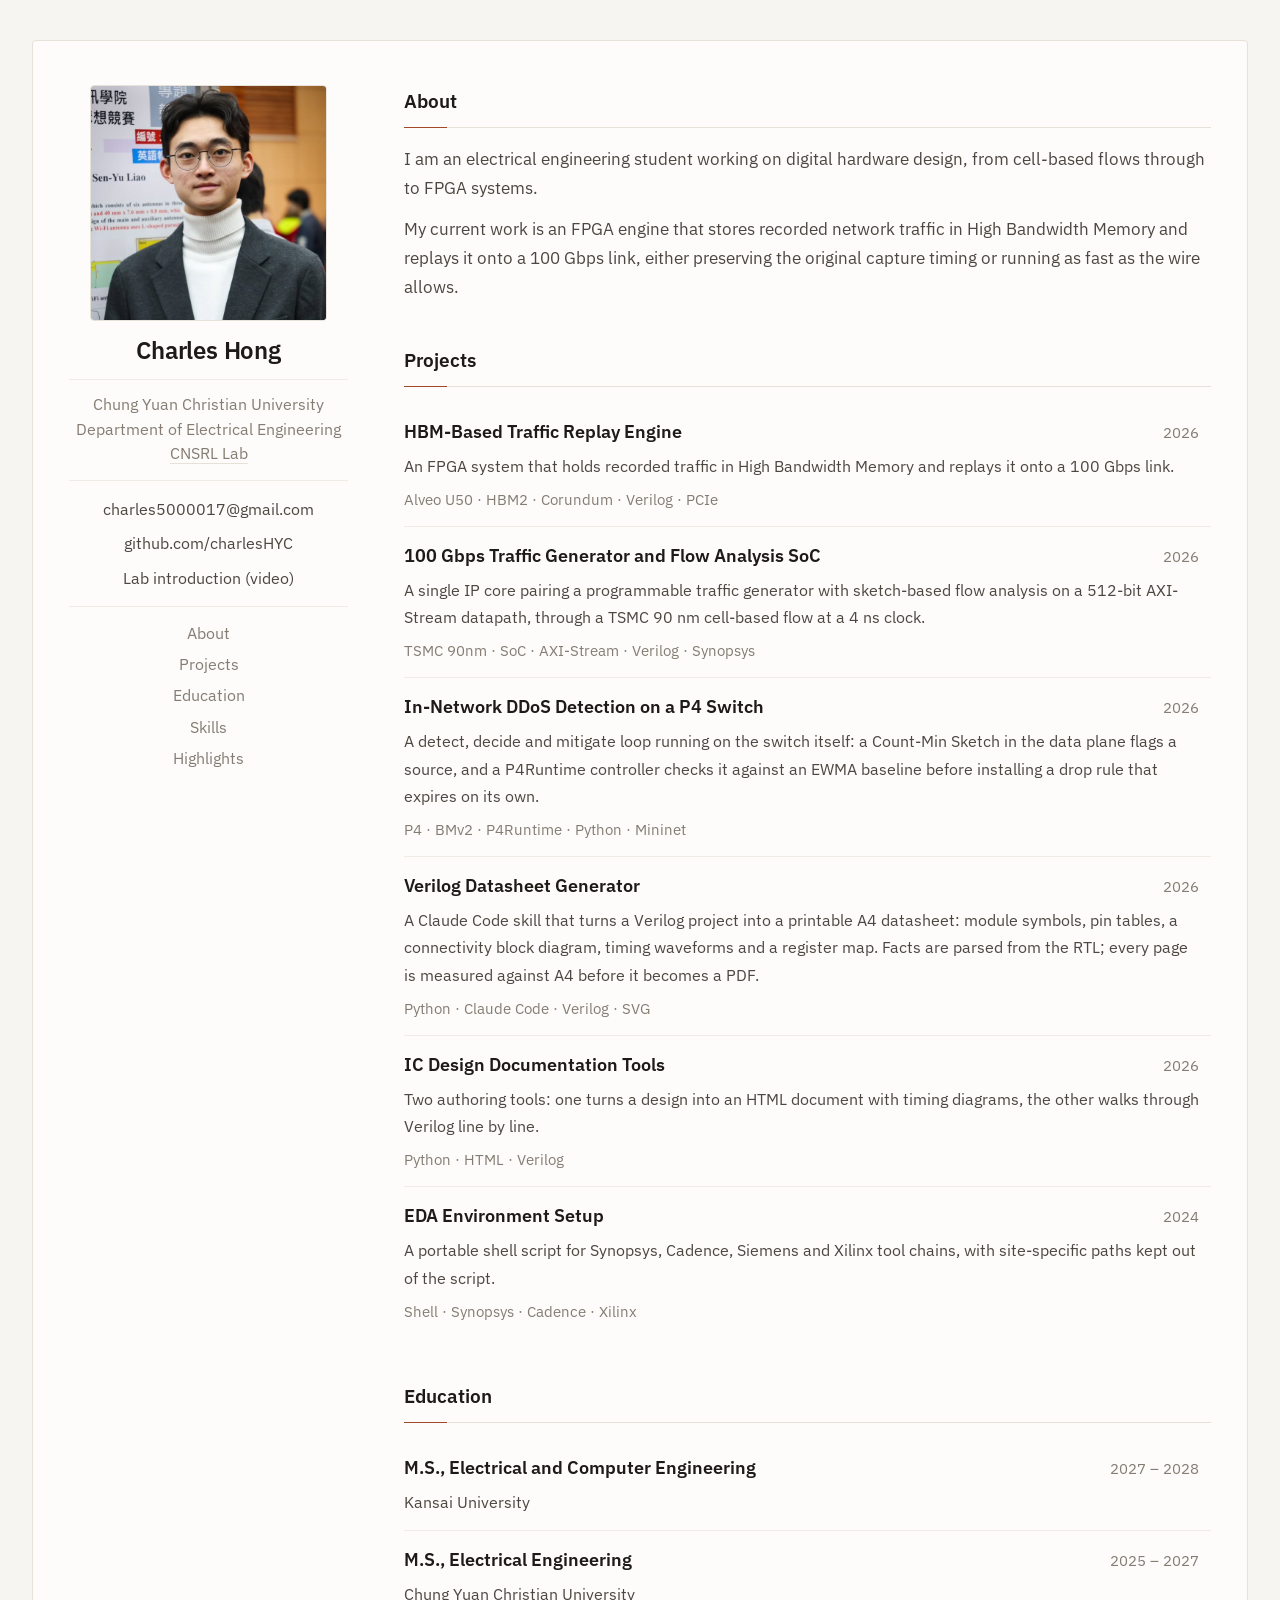
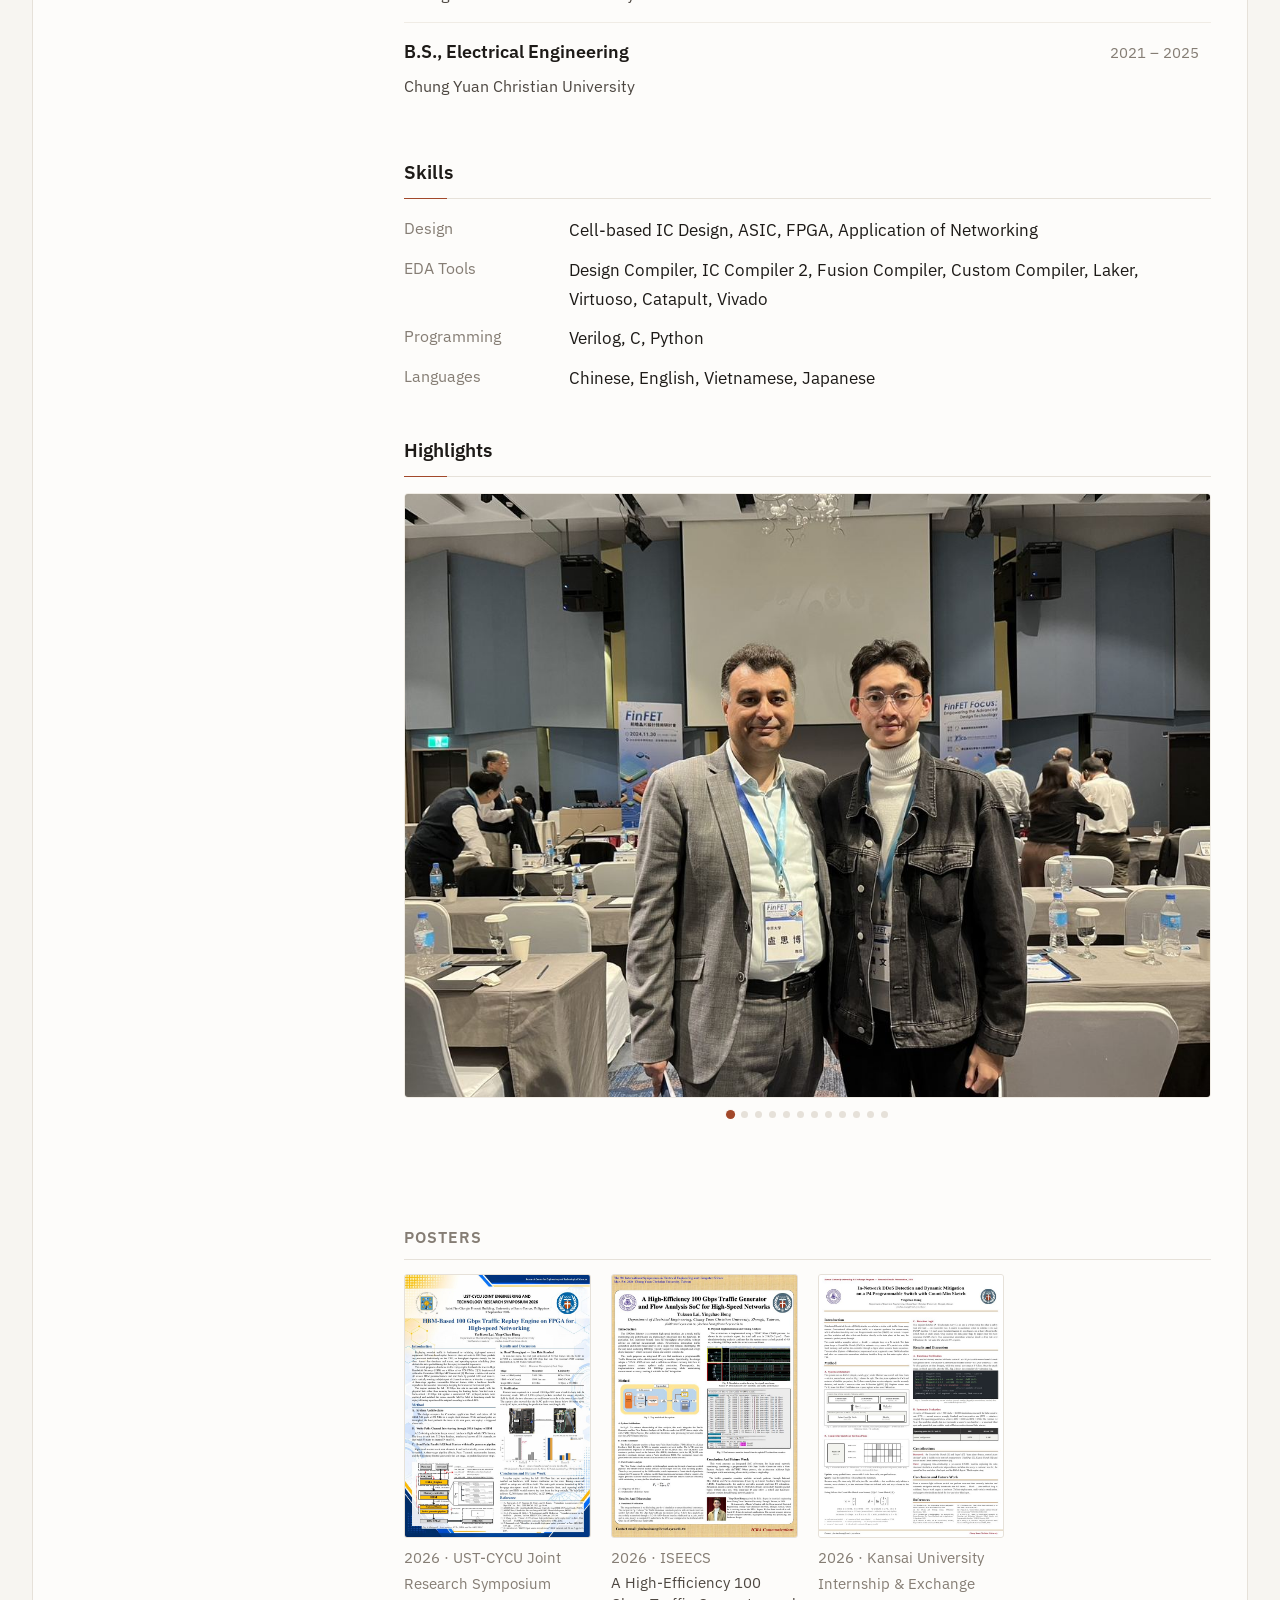
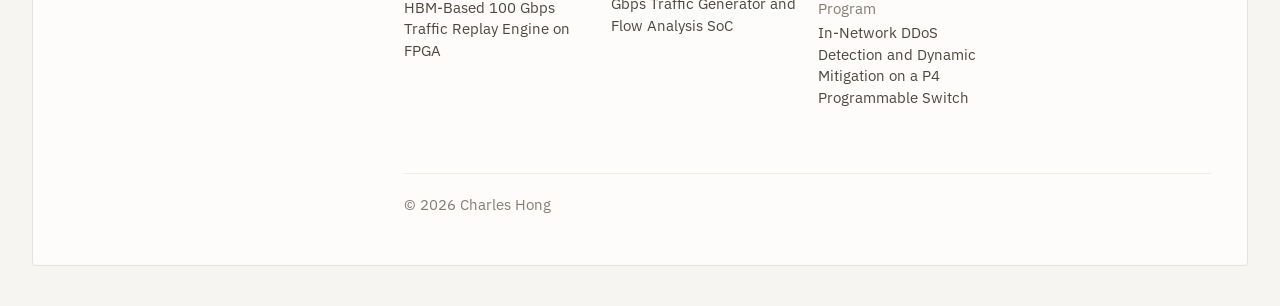
<file: index.html>
<!DOCTYPE html>
<html lang="en">
<head>
  <meta charset="UTF-8" />
  <meta name="viewport" content="width=device-width, initial-scale=1.0" />
  <meta name="description" content="Charles Hong - electrical engineer working in cell-based IC design, FPGA and high-speed networking." />
  <title>Charles Hong</title>
  <link rel="icon" href="favicon.svg" type="image/svg+xml" />
  <link rel="icon" href="favicon-32.png" sizes="32x32" />
  <link rel="apple-touch-icon" href="apple-touch-icon.png" />

  <!-- Shared links show a card instead of a bare URL. -->
  <meta property="og:type" content="profile" />
  <meta property="og:title" content="Charles Hong" />
  <meta property="og:description" content="Electrical engineering student working on digital hardware design, from cell-based flows through to FPGA systems." />
  <meta property="og:url" content="https://charleshyc.github.io/my-simple-website/" />
  <meta property="og:image" content="https://charleshyc.github.io/my-simple-website/images/avatar.jpg" />
  <meta property="og:image:width" content="640" />
  <meta property="og:image:height" content="640" />
  <meta name="twitter:card" content="summary" />

  <link rel="preconnect" href="https://fonts.googleapis.com" />
  <link rel="preconnect" href="https://fonts.gstatic.com" crossorigin />
  <link href="https://fonts.googleapis.com/css2?family=IBM+Plex+Sans:wght@400;500;600&display=swap" rel="stylesheet" />
  <style>
    :root {
      --bg:      #f7f5f1;
      --paper:   #fdfcfa;
      --ink:     #1d1a17;
      --ink-2:   #4d4741;
      --ink-3:   #857d74;
      --rule:    #e6e1d9;
      --rule-2:  #f0ece5;
      --accent:  #a2482a;
      --hover:   #f6f3ed;

      /* One family, one restrained size scale. Everything on the page is a
         step on this ladder, so nothing looks arbitrarily large or small. */
      --t-name: 1.32rem;
      --t-h2:   1.06rem;
      --t-h3:   1rem;
      --t-body: .95rem;
      --t-sm:   .88rem;
      --t-xs:   .81rem;
    }

    * { box-sizing: border-box; margin: 0; padding: 0; }
    html { font-size: 18px; scroll-behavior: smooth; }

    body {
      background: var(--bg);
      color: var(--ink);
      font-family: "IBM Plex Sans", -apple-system, BlinkMacSystemFont, "Segoe UI",
                   "PingFang TC", "Noto Sans TC", sans-serif;
      font-size: var(--t-body);
      line-height: 1.72;
      -webkit-font-smoothing: antialiased;
    }

    a { color: inherit; text-decoration: none; }
    ::selection { background: #ecd9d1; color: var(--ink); }
    img { max-width: 100%; display: block; }

    /* ---------- shell: profile column on the left, content on the right ---------- */
    /* Profile column on the left, content filling the rest. The content is
       capped so the measure stays readable on a wide monitor; the slack that
       leaves on the right is where the poster column will go. */
    .shell {
      width: min(1760px, calc(100% - 64px));
      /* Biased towards the left rather than centred, so the page sits where the
         eye starts instead of drifting right on a wide monitor. */
      margin-inline: max(32px, calc((100vw - 1760px) * 0.34)) auto;
      margin-block: 40px;
      display: grid;
      grid-template-columns: 15.5rem minmax(0, 54rem) 16rem;
      gap: 56px;
      align-items: start;
      /* The content sits on a sheet with a hairline edge, so the page reads as
         a single object rather than text floating on the window. */
      background: var(--paper);
      border: 1px solid var(--rule);
      border-radius: 4px;
      padding: 48px 44px 56px;
    }


    /* The profile column is centred on itself: a small portrait with the name
       directly beneath it, which is how a personal page introduces someone. */
    .side { position: sticky; top: 40px; text-align: center; }

    .avatar {
      width: 13.125rem;
      height: 13.125rem;
      object-fit: cover;
      border-radius: 4px;
      border: 1px solid var(--rule);
      background: var(--hover);
      margin: 0 auto;
    }

    .name {
      font-size: var(--t-name);
      font-weight: 600;
      letter-spacing: -.01em;
      line-height: 1.3;
      margin-top: 15px;
    }


    .affil {
      font-size: var(--t-sm);
      color: var(--ink-3);
      line-height: 1.55;
      margin-top: 12px;
      padding-top: 12px;
      border-top: 1px solid var(--rule-2);
    }

    /* A link inside the grey affiliation block needs a visible affordance, so it
       carries a hairline underline that picks up the accent on hover. */
    .affil a {
      border-bottom: 1px solid var(--rule);
      transition: color .18s, border-color .18s;
    }

    .affil a:hover { color: var(--accent); border-bottom-color: var(--accent); }

    .side-links {
      list-style: none;
      margin-top: 14px;
      padding-top: 13px;
      border-top: 1px solid var(--rule-2);
    }

    .side-links li { margin-bottom: 5px; }

    .side-links a {
      font-size: var(--t-sm);
      color: var(--ink-2);
      border-bottom: 1px solid transparent;
      transition: color .18s, border-color .18s;
    }

    .side-links a:hover { color: var(--accent); border-bottom-color: var(--accent); }

    /* Section jump links. The column is sticky, so these stay reachable at any
       scroll position. */
    .side-nav {
      display: flex;
      flex-direction: column;
      gap: 4px;
      margin-top: 14px;
      padding-top: 13px;
      border-top: 1px solid var(--rule-2);
    }

    .side-nav a {
      font-size: var(--t-sm);
      color: var(--ink-3);
      transition: color .18s;
    }

    .side-nav a:hover { color: var(--accent); }

    /* ---------- content ---------- */
    .block { margin-bottom: 42px; scroll-margin-top: 32px; }

    .block h2 {
      position: relative;
      font-size: var(--t-h2);
      font-weight: 600;
      padding-bottom: 9px;
      border-bottom: 1px solid var(--rule);
      margin-bottom: 16px;
    }

    /* The rule under each heading starts in the accent and hands over to the
       hairline, so the colour appears at rest rather than only on hover. */
    .block h2::after {
      content: "";
      position: absolute;
      left: 0;
      bottom: -1px;
      width: 2.4rem;
      height: 1px;
      background: var(--accent);
    }

    .block p { color: var(--ink-2); }
    .block p + p { margin-top: 11px; }

    /* ---------- entries ---------- */
    .entry {
      display: block;
      padding: 14px 12px 14px 0;
      border-bottom: 1px solid var(--rule-2);
      transition: background .18s;
    }

    a.entry:hover { background: var(--hover); }
    .entry:last-child { border-bottom: 0; }

    .entry-top {
      display: flex;
      align-items: baseline;
      justify-content: space-between;
      gap: 14px;
    }

    .entry-name { font-size: var(--t-h3); font-weight: 600; transition: color .18s; }

    a.entry:hover .entry-name { color: var(--accent); }

    .entry-year { font-size: var(--t-xs); color: var(--ink-3); white-space: nowrap; }

    .entry-note {
      display: block;
      color: var(--ink-2);
      font-size: var(--t-sm);
      margin-top: 5px;
    }

    .entry-tags {
      display: block;
      font-size: var(--t-xs);
      color: var(--ink-3);
      margin-top: 7px;
    }

    /* ---------- two-column facts ---------- */
    .rows { display: grid; gap: 10px; }
    .row { display: grid; grid-template-columns: 8.25rem 1fr; gap: 16px; }
    .row dt { font-size: var(--t-sm); color: var(--ink-3); }
    .row dd { font-size: var(--t-body); }

    /* ---------- highlights ---------- */
    /* Two stacked frames cross-fade into each other, so only the picture on
       screen and the one after it are ever fetched. The set mixes landscape
       and portrait shots, so the image is contained rather than cropped. */
    .stage {
      position: relative;
      aspect-ratio: 4 / 3;
      background: var(--hover);
      border: 1px solid var(--rule-2);
      border-radius: 4px;
      overflow: hidden;
    }

    .stage img {
      position: absolute;
      inset: 0;
      width: 100%;
      height: 100%;
      object-fit: contain;
      opacity: 0;
      transition: opacity .55s ease;
    }

    .stage img.is-on { opacity: 1; }

    .dots {
      display: flex;
      justify-content: center;
      gap: 7px;
      margin-top: 13px;
    }

    .dot {
      width: 7px;
      height: 7px;
      padding: 0;
      border: 0;
      border-radius: 50%;
      background: var(--rule);
      cursor: pointer;
      transition: background .2s, transform .2s;
    }

    .dot.is-on { background: var(--accent); transform: scale(1.3); }

    footer {
      grid-column: 2;
      margin-top: 8px;
      padding-top: 18px;
      border-top: 1px solid var(--rule-2);
      font-size: var(--t-xs);
      color: var(--ink-3);
    }

    @media (prefers-reduced-motion: reduce) {
      html { scroll-behavior: auto; }
      .stage img { transition: none; }
    }

    /* ---------- responsive ---------- */

    /* ---------- posters ---------- */
    .posters { position: sticky; top: 40px; }

    .posters h2 {
      font-size: var(--t-sm);
      letter-spacing: .06em;
      text-transform: uppercase;
      color: var(--ink-3);
      font-weight: 600;
      margin-bottom: 14px;
      padding-bottom: 8px;
      border-bottom: 1px solid var(--rule);
    }

    .poster {
      display: block;
      padding-bottom: 22px;
      margin-bottom: 22px;
      border-bottom: 3px solid var(--rule);
    }
    .poster:last-child { padding-bottom: 0; margin-bottom: 0; border-bottom: 0; }

    /* A poster is portrait; reserving the ratio keeps the column from jumping
       about while the thumbnails load. */
    .poster img {
      width: 100%;
      aspect-ratio: 1 / 1.414;
      object-fit: cover;
      object-position: top center;
      border: 1px solid var(--rule);
      border-radius: 3px;
      background: var(--hover);
      transition: border-color .18s;
    }
    .poster:hover img { border-color: var(--ink-3); }

    .poster-year { font-size: var(--t-xs); color: var(--ink-3); margin-top: 7px; }
    .poster-topic {
      font-size: var(--t-xs);
      color: var(--ink-2);
      line-height: 1.5;
      margin-top: 1px;
    }
    .poster:hover .poster-topic { color: var(--accent); }

    /* ---------- full-size viewer ---------- */
    .lightbox {
      position: fixed; inset: 0; z-index: 50;
      display: none; align-items: center; justify-content: center;
      background: rgba(20, 18, 16, .88);
      padding: 32px;
      cursor: zoom-out;
    }
    .lightbox[open] { display: flex; }
    .lightbox img {
      max-width: 100%; max-height: 100%;
      object-fit: contain;
      border-radius: 2px;
      box-shadow: 0 8px 40px rgba(0,0,0,.4);
    }
    .lightbox-caption {
      position: absolute; left: 0; right: 0; bottom: 14px;
      text-align: center; color: #efeae2; font-size: var(--t-xs);
    }

    /* Too narrow for three columns: the posters drop below the content. */
    @media (max-width: 1300px) {
      .shell { grid-template-columns: 15.5rem minmax(0, 1fr); padding: 44px 36px 48px; }
      .posters { position: static; grid-column: 2; margin-top: 8px; }
      .poster-list { display: grid; grid-template-columns: repeat(auto-fill, minmax(150px, 1fr)); gap: 20px; }
      .poster { margin-bottom: 0; padding-bottom: 0; border-bottom: 0; }
    }

    @media (max-width: 860px) {
      .shell { grid-template-columns: 1fr; gap: 36px; padding: 36px 22px 40px; margin-block: 20px; }
      .side { position: static; }
      /* the explicit column 2 above would otherwise keep a second track alive,
         and auto-placement would drop main into it instead of stacking */
      .posters { grid-column: auto; }
      footer { grid-column: 1; }
      .row { grid-template-columns: 1fr; gap: 2px; }
    }
  </style>
</head>
<body>
  <div class="shell">
    <aside class="side">
      <img class="avatar" src="images/avatar.jpg" alt="Charles Hong" />
      <h1 class="name">Charles Hong</h1>
      <p class="affil">Chung Yuan Christian University<br />Department of Electrical Engineering<br /><a href="https://ecelab.cycu.edu.tw/" target="_blank" rel="noopener">CNSRL Lab</a></p>

      <ul class="side-links">
        <li><a href="mailto:charles5000017@gmail.com">charles5000017@gmail.com</a></li>
        <li><a href="https://github.com/charlesHYC" target="_blank" rel="noopener">github.com/charlesHYC</a></li>
        <li><a href="https://youtu.be/LCVm5drnpyQ" target="_blank" rel="noopener">Lab introduction (video)</a></li>
      </ul>

      <nav class="side-nav">
        <a href="#about">About</a>
        <a href="#projects">Projects</a>
        <a href="#education">Education</a>
        <a href="#skills">Skills</a>
        <a href="#highlights">Highlights</a>
      </nav>
    </aside>

    <main>
      <section class="block" id="about">
        <h2>About</h2>
        <p>I am an electrical engineering student working on digital hardware design, from cell-based flows through to FPGA systems.</p>
        <p>My current work is an FPGA engine that stores recorded network traffic in High Bandwidth Memory and replays it onto a 100 Gbps link, either preserving the original capture timing or running as fast as the wire allows.</p>
      </section>

      <section class="block" id="projects">
        <h2>Projects</h2>

        <a class="entry" href="projects/hbm-replay.html">
          <span class="entry-top">
            <span class="entry-name">HBM-Based Traffic Replay Engine</span>
            <span class="entry-year">2026</span>
          </span>
          <span class="entry-note">An FPGA system that holds recorded traffic in High Bandwidth Memory and replays it onto a 100 Gbps link.</span>
          <span class="entry-tags">Alveo U50 · HBM2 · Corundum · Verilog · PCIe</span>
        </a>

        <a class="entry" href="projects/traffic-generator-soc.html">
          <span class="entry-top">
            <span class="entry-name">100 Gbps Traffic Generator and Flow Analysis SoC</span>
            <span class="entry-year">2026</span>
          </span>
          <span class="entry-note">A single IP core pairing a programmable traffic generator with sketch-based flow analysis on a 512-bit AXI-Stream datapath, through a TSMC 90 nm cell-based flow at a 4 ns clock.</span>
          <span class="entry-tags">TSMC 90nm · SoC · AXI-Stream · Verilog · Synopsys</span>
        </a>

        <a class="entry" href="projects/p4-ddos-detection.html">
          <span class="entry-top">
            <span class="entry-name">In-Network DDoS Detection on a P4 Switch</span>
            <span class="entry-year">2026</span>
          </span>
          <span class="entry-note">A detect, decide and mitigate loop running on the switch itself: a Count-Min Sketch in the data plane flags a source, and a P4Runtime controller checks it against an EWMA baseline before installing a drop rule that expires on its own.</span>
          <span class="entry-tags">P4 · BMv2 · P4Runtime · Python · Mininet</span>
        </a>

        <a class="entry" href="https://github.com/charlesHYC/ic_doc-datasheet" target="_blank" rel="noopener">
          <span class="entry-top">
            <span class="entry-name">Verilog Datasheet Generator</span>
            <span class="entry-year">2026</span>
          </span>
          <span class="entry-note">A Claude Code skill that turns a Verilog project into a printable A4 datasheet: module symbols, pin tables, a connectivity block diagram, timing waveforms and a register map. Facts are parsed from the RTL; every page is measured against A4 before it becomes a PDF.</span>
          <span class="entry-tags">Python · Claude Code · Verilog · SVG</span>
        </a>

        <a class="entry" href="https://github.com/charlesHYC/skill" target="_blank" rel="noopener">
          <span class="entry-top">
            <span class="entry-name">IC Design Documentation Tools</span>
            <span class="entry-year">2026</span>
          </span>
          <span class="entry-note">Two authoring tools: one turns a design into an HTML document with timing diagrams, the other walks through Verilog line by line.</span>
          <span class="entry-tags">Python · HTML · Verilog</span>
        </a>

        <a class="entry" href="https://github.com/charlesHYC/EDA_tool_setup" target="_blank" rel="noopener">
          <span class="entry-top">
            <span class="entry-name">EDA Environment Setup</span>
            <span class="entry-year">2024</span>
          </span>
          <span class="entry-note">A portable shell script for Synopsys, Cadence, Siemens and Xilinx tool chains, with site-specific paths kept out of the script.</span>
          <span class="entry-tags">Shell · Synopsys · Cadence · Xilinx</span>
        </a>
      </section>

      <section class="block" id="education">
        <h2>Education</h2>
        <div class="entry">
          <span class="entry-top">
            <span class="entry-name">M.S., Electrical and Computer Engineering</span>
            <span class="entry-year">2027 &ndash; 2028</span>
          </span>
          <span class="entry-note">Kansai University</span>
        </div>
        <div class="entry">
          <span class="entry-top">
            <span class="entry-name">M.S., Electrical Engineering</span>
            <span class="entry-year">2025 &ndash; 2027</span>
          </span>
          <span class="entry-note">Chung Yuan Christian University</span>
        </div>
        <div class="entry">
          <span class="entry-top">
            <span class="entry-name">B.S., Electrical Engineering</span>
            <span class="entry-year">2021 &ndash; 2025</span>
          </span>
          <span class="entry-note">Chung Yuan Christian University</span>
        </div>
      </section>

      <section class="block" id="skills">
        <h2>Skills</h2>
        <dl class="rows">
          <div class="row">
            <dt>Design</dt>
            <dd>Cell-based IC Design, ASIC, FPGA, Application of Networking</dd>
          </div>
          <div class="row">
            <dt>EDA Tools</dt>
            <dd>Design Compiler, IC Compiler 2, Fusion Compiler, Custom Compiler, Laker, Virtuoso, Catapult, Vivado</dd>
          </div>
          <div class="row">
            <dt>Programming</dt>
            <dd>Verilog, C, Python</dd>
          </div>
          <div class="row">
            <dt>Languages</dt>
            <dd>Chinese, English, Vietnamese, Japanese</dd>
          </div>
        </dl>
      </section>

      <section class="block" id="highlights">
        <h2>Highlights</h2>
        <div class="stage" id="stage">
          <img id="slideA" alt="Highlight" />
          <img id="slideB" alt="" aria-hidden="true" />
        </div>
        <div class="dots" id="dots"></div>
      </section>
    </main>

    <aside class="posters">
      <h2>Posters</h2>
      <div class="poster-list">

        <a class="poster" href="images/posters/ust-cycu-2026-full.jpg"
           data-caption="UST-CYCU Joint Research Symposium 2026 &middot; HBM-Based 100 Gbps Traffic Replay Engine on FPGA">
          <img src="images/posters/ust-cycu-2026.jpg"
               alt="HBM-Based 100 Gbps Traffic Replay Engine on FPGA" loading="lazy" />
          <div class="poster-year">2026 &middot; UST-CYCU Joint Research Symposium</div>
          <div class="poster-topic">HBM-Based 100 Gbps Traffic Replay Engine on FPGA</div>
        </a>

        <a class="poster" href="images/posters/iseecs-2026-full.jpg"
           data-caption="ISEECS 2026 &middot; A High-Efficiency 100 Gbps Traffic Generator and Flow Analysis SoC">
          <img src="images/posters/iseecs-2026.jpg"
               alt="A High-Efficiency 100 Gbps Traffic Generator and Flow Analysis SoC" loading="lazy" />
          <div class="poster-year">2026 &middot; ISEECS</div>
          <div class="poster-topic">A High-Efficiency 100 Gbps Traffic Generator and Flow Analysis SoC</div>
        </a>

        <a class="poster" href="images/posters/cms-ddos-full.jpg"
           data-caption="Kansai University Internship &amp; Exchange Program 2026 &middot; In-Network DDoS Detection and Dynamic Mitigation on a P4 Programmable Switch with Count-Min Sketch">
          <img src="images/posters/cms-ddos.jpg"
               alt="In-Network DDoS Detection and Dynamic Mitigation on a P4 Programmable Switch" loading="lazy" />
          <div class="poster-year">2026 &middot; Kansai University Internship &amp; Exchange Program</div>
          <div class="poster-topic">In-Network DDoS Detection and Dynamic Mitigation on a P4 Programmable Switch</div>
        </a>

      </div>
    </aside>

    <footer>&copy; 2026 Charles Hong</footer>
  </div>


  <div class="lightbox" id="lightbox">
    <img id="lightbox-img" alt="" />
    <div class="lightbox-caption" id="lightbox-cap"></div>
  </div>

  <script>
    const SLIDES = Array.from({ length: 12 }, (_, i) => `images/slides/moment${i}.jpg`);
    const HOLD = 2000;

    const stage = document.getElementById('stage');
    const dots  = document.getElementById('dots');
    const frame = [document.getElementById('slideA'), document.getElementById('slideB')];

    let at = 0;      // index of the picture on screen
    let front = 0;   // which of the two frames is showing it
    let timer = null;

    SLIDES.forEach((_, i) => {
      const b = document.createElement('button');
      b.className = 'dot' + (i ? '' : ' is-on');
      b.type = 'button';
      b.setAttribute('aria-label', `Highlight ${i + 1}`);
      b.addEventListener('click', () => { show(i); restart(); });
      dots.appendChild(b);
    });

    function show(next) {
      if (next === at) return;
      const back = 1 - front;
      frame[back].src = SLIDES[next];
      frame[back].classList.add('is-on');
      frame[front].classList.remove('is-on');
      front = back;
      at = next;

      [...dots.children].forEach((d, i) => d.classList.toggle('is-on', i === next));

      // fetch the following picture now so the next change is instant
      new Image().src = SLIDES[(next + 1) % SLIDES.length];
    }

    function tick() { show((at + 1) % SLIDES.length); }
    function restart() { clearInterval(timer); timer = setInterval(tick, HOLD); }

    frame[0].src = SLIDES[0];
    frame[0].classList.add('is-on');
    new Image().src = SLIDES[1];
    restart();

    // let someone stop on a picture they want to look at
    stage.addEventListener('mouseenter', () => clearInterval(timer));
    stage.addEventListener('mouseleave', restart);

    /* Posters open full size in an overlay. The anchor still points at the
       image file, so this degrades to a plain link if the script never runs. */
    (function () {
      var box = document.getElementById('lightbox');
      var img = document.getElementById('lightbox-img');
      var cap = document.getElementById('lightbox-cap');
      if (!box) return;

      function close() { box.removeAttribute('open'); img.removeAttribute('src'); }

      document.querySelectorAll('[data-caption]').forEach(function (a) {
        a.addEventListener('click', function (e) {
          if (e.metaKey || e.ctrlKey || e.shiftKey || e.button !== 0) return;
          e.preventDefault();
          img.src = a.getAttribute('href');
          cap.innerHTML = a.getAttribute('data-caption') || '';
          box.setAttribute('open', '');
        });
      });

      box.addEventListener('click', close);
      document.addEventListener('keydown', function (e) {
        if (e.key === 'Escape') close();
      });
    })();
  </script>
</body>
</html>
</file>
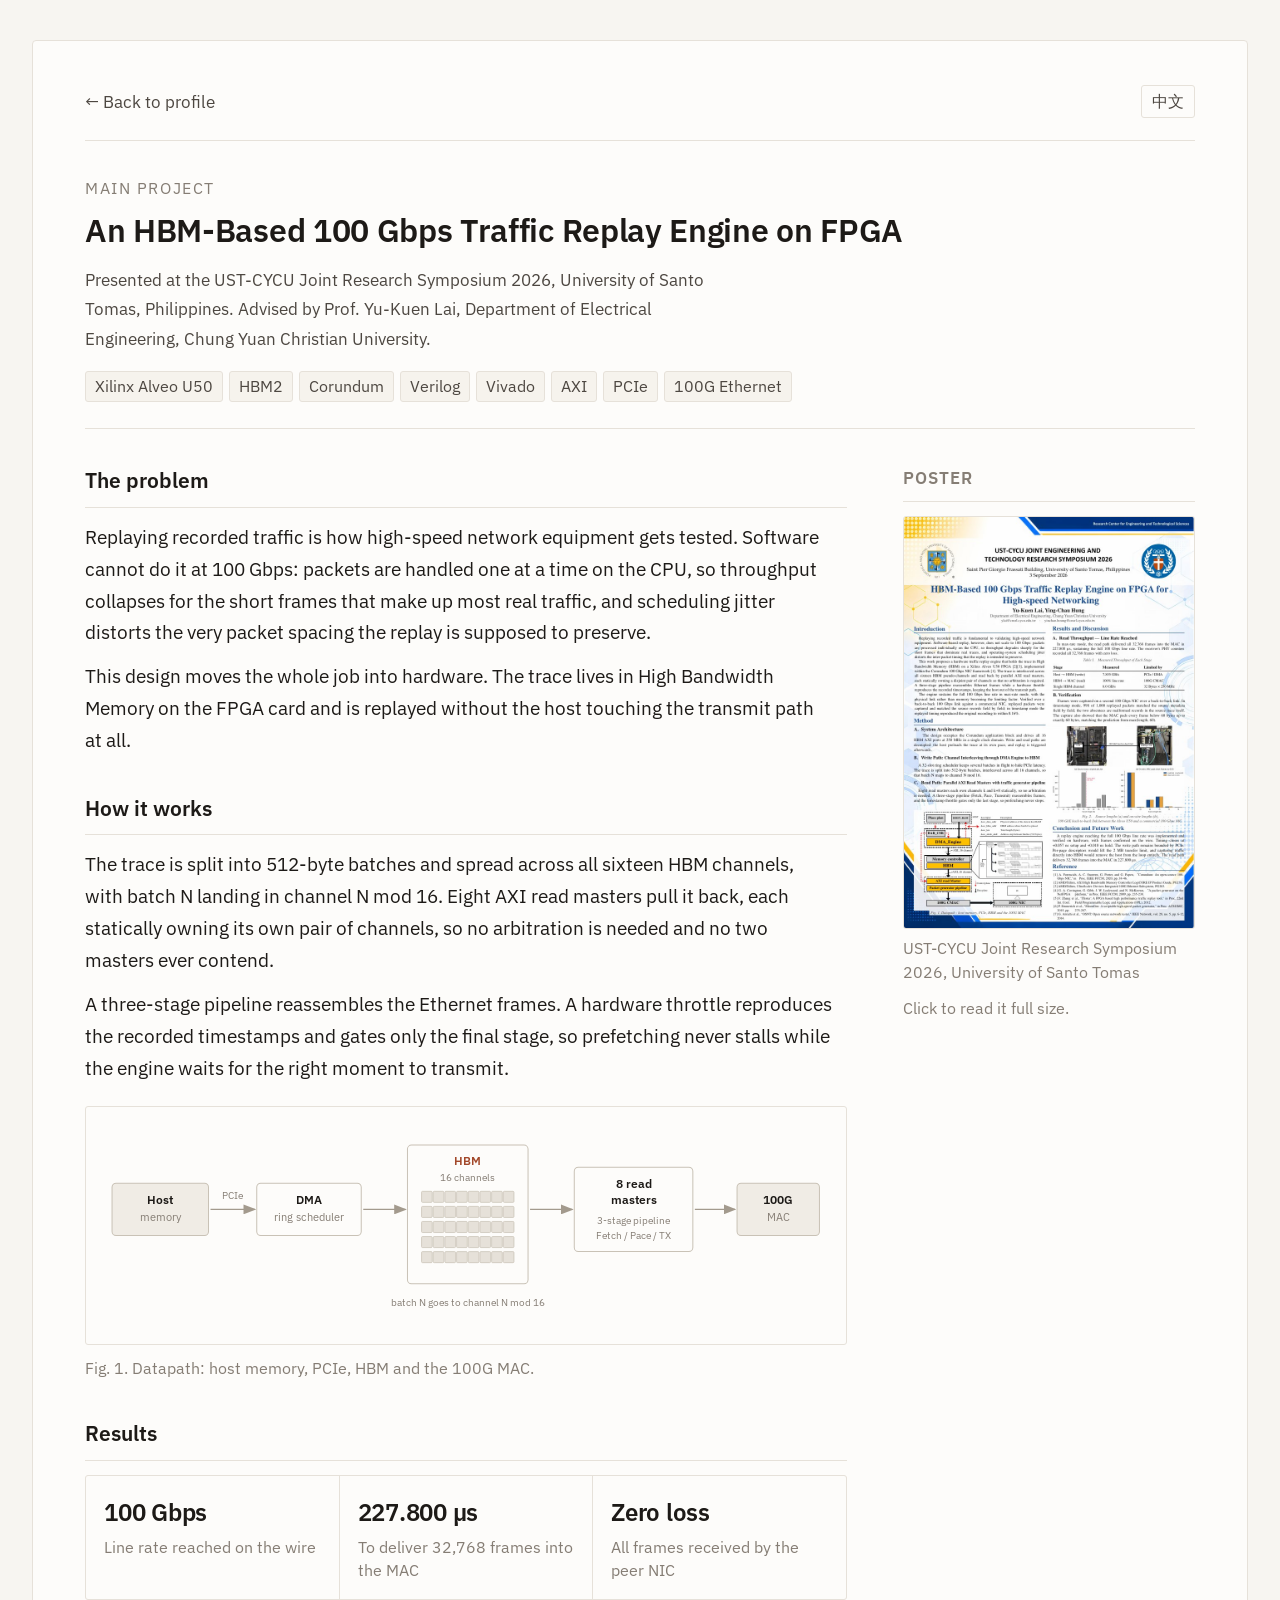
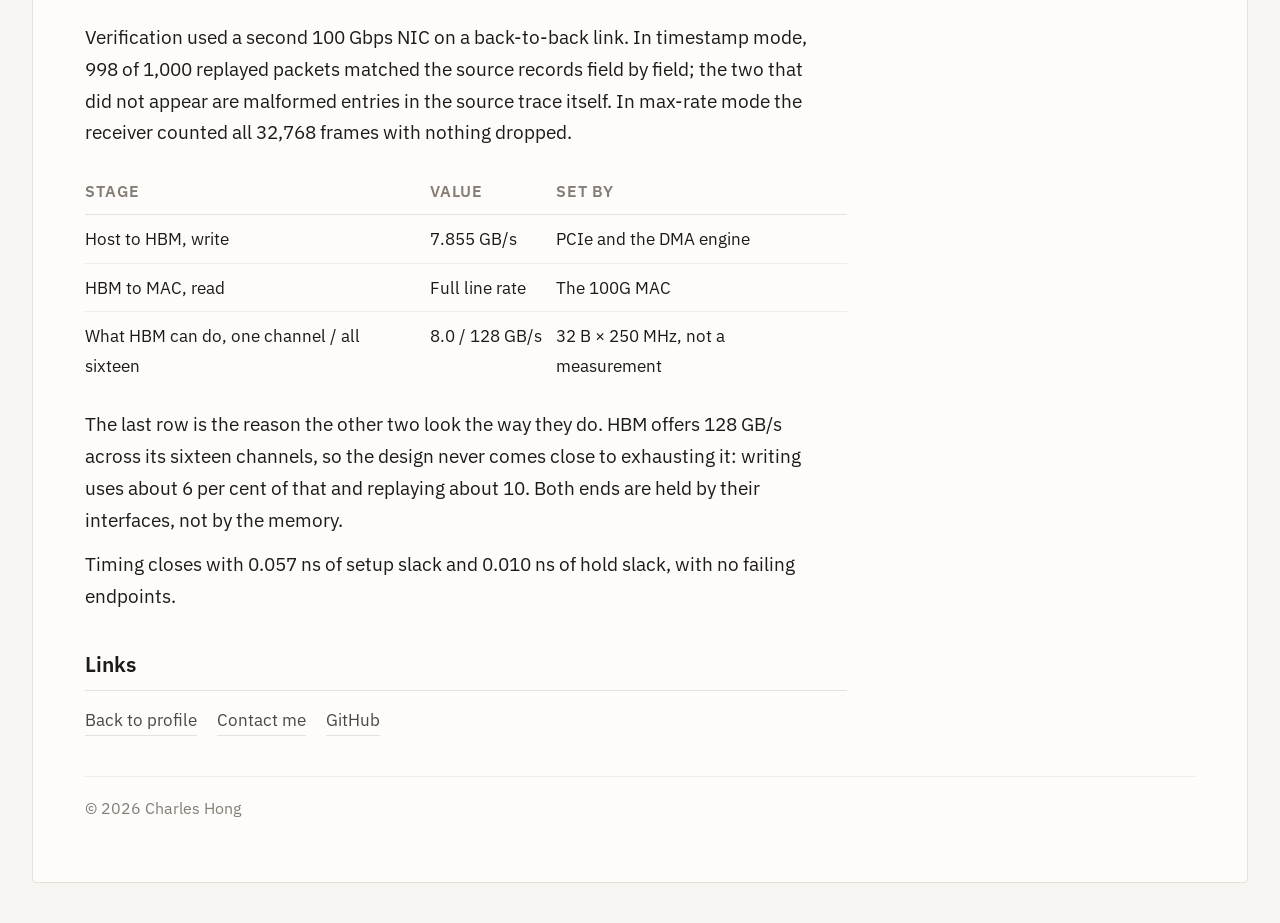
<file: projects/hbm-replay.html>
<!DOCTYPE html>
<html lang="en">
<head>
  <meta charset="UTF-8" />
  <meta name="viewport" content="width=device-width, initial-scale=1.0" />
  <title>HBM 100 Gbps Traffic Replay Engine | Charles Hong</title>
  <link rel="preconnect" href="https://fonts.googleapis.com" />
  <link rel="preconnect" href="https://fonts.gstatic.com" crossorigin />
  <link href="https://fonts.googleapis.com/css2?family=IBM+Plex+Sans:wght@400;500;600;700&display=swap" rel="stylesheet" />
  <link rel="stylesheet" href="project.css" />
</head>
<body>

  <div class="sheet">

    <div class="topbar">
      <a href="../index.html" data-i18n="nav_back">&larr; Back to profile</a>
      <button id="langToggle" class="lang-toggle" type="button">中文</button>
    </div>

    <header class="page-head">
      <span class="head-tag" data-i18n="head_tag">Main project</span>
      <h1 data-i18n="head_title">An HBM-Based 100 Gbps Traffic Replay Engine on FPGA</h1>
      <p class="head-meta" data-i18n="head_meta">Presented at the UST-CYCU Joint Research Symposium 2026, University of Santo Tomas, Philippines. Advised by Prof. Yu-Kuen Lai, Department of Electrical Engineering, Chung Yuan Christian University.</p>
      <div class="tool-row">
        <span class="tool-chip">Xilinx Alveo U50</span>
        <span class="tool-chip">HBM2</span>
        <span class="tool-chip">Corundum</span>
        <span class="tool-chip">Verilog</span>
        <span class="tool-chip">Vivado</span>
        <span class="tool-chip">AXI</span>
        <span class="tool-chip">PCIe</span>
        <span class="tool-chip">100G Ethernet</span>
      </div>
    </header>

    <div class="cols">

      <main>
        <section class="block">
          <h2 data-i18n="s1_title">The problem</h2>
          <p data-i18n="s1_p1">Replaying recorded traffic is how high-speed network equipment gets tested. Software cannot do it at 100 Gbps: packets are handled one at a time on the CPU, so throughput collapses for the short frames that make up most real traffic, and scheduling jitter distorts the very packet spacing the replay is supposed to preserve.</p>
          <p data-i18n="s1_p2">This design moves the whole job into hardware. The trace lives in High Bandwidth Memory on the FPGA card and is replayed without the host touching the transmit path at all.</p>
        </section>

        <section class="block">
          <h2 data-i18n="s2_title">How it works</h2>
          <p data-i18n="s2_p1">The trace is split into 512-byte batches and spread across all sixteen HBM channels, with batch N landing in channel N mod 16. Eight AXI read masters pull it back, each statically owning its own pair of channels, so no arbitration is needed and no two masters ever contend.</p>
          <p data-i18n="s2_p2">A three-stage pipeline reassembles the Ethernet frames. A hardware throttle reproduces the recorded timestamps and gates only the final stage, so prefetching never stalls while the engine waits for the right moment to transmit.</p>

          <figure>
            <div class="figure-box">
              <svg xmlns="http://www.w3.org/2000/svg" viewBox="0 0 720 190" width="100%" role="img" aria-labelledby="dpTitle">
                <title id="dpTitle">Datapath: host memory to PCIe to HBM to the 100G MAC</title>
                <defs>
                  <marker id="ar" markerWidth="9" markerHeight="7" refX="8" refY="3.5" orient="auto">
                    <polygon points="0 0, 9 3.5, 0 7" fill="#a39a8d" />
                  </marker>
                </defs>
                <g font-family="IBM Plex Sans, Arial, sans-serif" font-size="12" text-anchor="middle">

                  <rect x="8" y="58" width="96" height="52" rx="4" fill="#f0ece5" stroke="#c9c2b6"/>
                  <text x="56" y="79" fill="#1d1a17" font-weight="600">Host</text>
                  <text x="56" y="96" fill="#857d74" font-size="11">memory</text>

                  <line x1="106" y1="84" x2="150" y2="84" stroke="#a39a8d" stroke-width="1.4" marker-end="url(#ar)"/>
                  <text x="128" y="74" fill="#857d74" font-size="10">PCIe</text>

                  <rect x="152" y="58" width="104" height="52" rx="4" fill="#fdfcfa" stroke="#c9c2b6"/>
                  <text x="204" y="79" fill="#1d1a17" font-weight="600">DMA</text>
                  <text x="204" y="96" fill="#857d74" font-size="11">ring scheduler</text>

                  <line x1="258" y1="84" x2="300" y2="84" stroke="#a39a8d" stroke-width="1.4" marker-end="url(#ar)"/>

                  <rect x="302" y="20" width="120" height="138" rx="4" fill="#fdfcfa" stroke="#c9c2b6"/>
                  <text x="362" y="40" fill="#a2482a" font-weight="600">HBM</text>
                  <text x="362" y="56" fill="#857d74" font-size="10">16 channels</text>
                  <g fill="#e6e1d9" stroke="#c9c2b6" stroke-width="0.7">
                    <g>
                      <rect x="316.00" y="66" width="10.62" height="11" rx="1"/>
                      <rect x="327.62" y="66" width="10.62" height="11" rx="1"/>
                      <rect x="339.25" y="66" width="10.62" height="11" rx="1"/>
                      <rect x="350.88" y="66" width="10.62" height="11" rx="1"/>
                      <rect x="362.50" y="66" width="10.62" height="11" rx="1"/>
                      <rect x="374.12" y="66" width="10.62" height="11" rx="1"/>
                      <rect x="385.75" y="66" width="10.62" height="11" rx="1"/>
                      <rect x="397.38" y="66" width="10.62" height="11" rx="1"/>
                    </g>
                    <g>
                      <rect x="316.00" y="81" width="10.62" height="11" rx="1"/>
                      <rect x="327.62" y="81" width="10.62" height="11" rx="1"/>
                      <rect x="339.25" y="81" width="10.62" height="11" rx="1"/>
                      <rect x="350.88" y="81" width="10.62" height="11" rx="1"/>
                      <rect x="362.50" y="81" width="10.62" height="11" rx="1"/>
                      <rect x="374.12" y="81" width="10.62" height="11" rx="1"/>
                      <rect x="385.75" y="81" width="10.62" height="11" rx="1"/>
                      <rect x="397.38" y="81" width="10.62" height="11" rx="1"/>
                    </g>
                    <g>
                      <rect x="316.00" y="96" width="10.62" height="11" rx="1"/>
                      <rect x="327.62" y="96" width="10.62" height="11" rx="1"/>
                      <rect x="339.25" y="96" width="10.62" height="11" rx="1"/>
                      <rect x="350.88" y="96" width="10.62" height="11" rx="1"/>
                      <rect x="362.50" y="96" width="10.62" height="11" rx="1"/>
                      <rect x="374.12" y="96" width="10.62" height="11" rx="1"/>
                      <rect x="385.75" y="96" width="10.62" height="11" rx="1"/>
                      <rect x="397.38" y="96" width="10.62" height="11" rx="1"/>
                    </g>
                    <g>
                      <rect x="316.00" y="111" width="10.62" height="11" rx="1"/>
                      <rect x="327.62" y="111" width="10.62" height="11" rx="1"/>
                      <rect x="339.25" y="111" width="10.62" height="11" rx="1"/>
                      <rect x="350.88" y="111" width="10.62" height="11" rx="1"/>
                      <rect x="362.50" y="111" width="10.62" height="11" rx="1"/>
                      <rect x="374.12" y="111" width="10.62" height="11" rx="1"/>
                      <rect x="385.75" y="111" width="10.62" height="11" rx="1"/>
                      <rect x="397.38" y="111" width="10.62" height="11" rx="1"/>
                    </g>
                    <g>
                      <rect x="316.00" y="126" width="10.62" height="11" rx="1"/>
                      <rect x="327.62" y="126" width="10.62" height="11" rx="1"/>
                      <rect x="339.25" y="126" width="10.62" height="11" rx="1"/>
                      <rect x="350.88" y="126" width="10.62" height="11" rx="1"/>
                      <rect x="362.50" y="126" width="10.62" height="11" rx="1"/>
                      <rect x="374.12" y="126" width="10.62" height="11" rx="1"/>
                      <rect x="385.75" y="126" width="10.62" height="11" rx="1"/>
                      <rect x="397.38" y="126" width="10.62" height="11" rx="1"/>
                    </g>
                  </g>
                  <text x="362" y="180" fill="#857d74" font-size="10">batch N goes to channel N mod 16</text>

                  <line x1="424" y1="84" x2="466" y2="84" stroke="#a39a8d" stroke-width="1.4" marker-end="url(#ar)"/>

                  <rect x="468" y="42" width="118" height="84" rx="4" fill="#fdfcfa" stroke="#c9c2b6"/>
                  <text x="527" y="63" fill="#1d1a17" font-weight="600">8 read</text>
                  <text x="527" y="79" fill="#1d1a17" font-weight="600">masters</text>
                  <text x="527" y="99" fill="#857d74" font-size="10">3-stage pipeline</text>
                  <text x="527" y="113" fill="#857d74" font-size="10">Fetch / Pace / TX</text>

                  <line x1="588" y1="84" x2="628" y2="84" stroke="#a39a8d" stroke-width="1.4" marker-end="url(#ar)"/>

                  <rect x="630" y="58" width="82" height="52" rx="4" fill="#f0ece5" stroke="#c9c2b6"/>
                  <text x="671" y="79" fill="#1d1a17" font-weight="600">100G</text>
                  <text x="671" y="96" fill="#857d74" font-size="11">MAC</text>
                </g>
              </svg>
            </div>
            <figcaption data-i18n="fig1_caption">Fig. 1. Datapath: host memory, PCIe, HBM and the 100G MAC.</figcaption>
          </figure>
        </section>

        <section class="block">
          <h2 data-i18n="s3_title">Results</h2>

          <div class="metrics">
            <div class="metric">
              <div class="metric-value">100 Gbps</div>
              <div class="metric-label" data-i18n="m1_label">Line rate reached on the wire</div>
            </div>
            <div class="metric">
              <div class="metric-value">227.800 &micro;s</div>
              <div class="metric-label" data-i18n="m2_label">To deliver 32,768 frames into the MAC</div>
            </div>
            <div class="metric">
              <div class="metric-value" data-i18n="m3_value">Zero loss</div>
              <div class="metric-label" data-i18n="m3_label">All frames received by the peer NIC</div>
            </div>
          </div>

          <p data-i18n="s3_p1">Verification used a second 100 Gbps NIC on a back-to-back link. In timestamp mode, 998 of 1,000 replayed packets matched the source records field by field; the two that did not appear are malformed entries in the source trace itself. In max-rate mode the receiver counted all 32,768 frames with nothing dropped.</p>

          <div class="table-wrap">
            <table>
              <thead>
                <tr>
                  <th data-i18n="t_h1">Stage</th>
                  <th data-i18n="t_h2">Value</th>
                  <th data-i18n="t_h3">Set by</th>
                </tr>
              </thead>
              <tbody>
                <tr>
                  <td data-i18n="t_r1c1">Host to HBM, write</td>
                  <td class="num">7.855 GB/s</td>
                  <td data-i18n="t_r1c3">PCIe and the DMA engine</td>
                </tr>
                <tr>
                  <td data-i18n="t_r2c1">HBM to MAC, read</td>
                  <td class="num" data-i18n="t_r2c2">Full line rate</td>
                  <td data-i18n="t_r2c3">The 100G MAC</td>
                </tr>
                <tr>
                  <td data-i18n="t_r3c1">What HBM can do, one channel / all sixteen</td>
                  <td class="num">8.0 / 128 GB/s</td>
                  <td data-i18n="t_r3c3">32 B &times; 250 MHz, not a measurement</td>
                </tr>
              </tbody>
            </table>
          </div>

          <p data-i18n="s3_p3">The last row is the reason the other two look the way they do. HBM offers 128 GB/s across its sixteen channels, so the design never comes close to exhausting it: writing uses about 6 per cent of that and replaying about 10. Both ends are held by their interfaces, not by the memory.</p>
          <p data-i18n="s3_p2">Timing closes with 0.057 ns of setup slack and 0.010 ns of hold slack, with no failing endpoints.</p>
        </section>

        <section class="block">
          <h2 data-i18n="s5_title">Links</h2>
          <div class="links-row">
            <a href="../index.html" data-i18n="link_back">Back to profile</a>
            <a href="mailto:charles5000017@gmail.com" data-i18n="link_contact">Contact me</a>
            <a href="https://github.com/charlesHYC" target="_blank" rel="noopener">GitHub</a>
          </div>
        </section>
      </main>

      <aside class="poster-col">
        <h2 data-i18n="s4_title">Poster</h2>
        <a class="poster" href="../images/posters/ust-cycu-2026-full.jpg"
           data-caption="UST-CYCU Joint Research Symposium 2026 &middot; HBM-Based 100 Gbps Traffic Replay Engine on FPGA">
          <img src="../images/posters/ust-cycu-2026.jpg"
               alt="Conference poster: HBM-Based 100 Gbps Traffic Replay Engine on FPGA" loading="lazy" />
        </a>
        <div class="poster-meta" data-i18n="poster_meta">UST-CYCU Joint Research Symposium 2026, University of Santo Tomas</div>
        <div class="poster-hint" data-i18n="poster_hint">Click to read it full size.</div>
      </aside>

    </div>

    <footer><span data-i18n="footer_text">&copy; 2026 Charles Hong</span></footer>

  </div>

  <div class="lightbox" id="lightbox">
    <img id="lightbox-img" alt="" />
    <div class="lightbox-caption" id="lightbox-cap"></div>
  </div>

  <script>
    const translations = {
      zh: {
        page_title: 'HBM 100 Gbps 流量重播引擎 | Charles Hong',
        lang_button: 'EN',
        nav_back: '← 回到首頁',

        head_tag: '主要專案',
        head_title: '基於高頻寬記憶體之 FPGA 100 Gbps 網路流量重播引擎',
        head_meta: '發表於 UST-CYCU Joint Research Symposium 2026，University of Santo Tomas, Philippines。指導教授：中原大學電機工程學系 賴裕坤教授。',

        s1_title: '問題',
        s1_p1: '重播錄製流量是驗證高速網路設備的必要手段。軟體做不到 100 Gbps：封包必須逐一經過 CPU，面對真實流量中佔多數的短訊框時吞吐量急遽衰減，而作業系統的排程抖動又會扭曲封包間隔——那正是重播本身要保存的東西。',
        s1_p2: '這個設計把整件事搬進硬體。流量存放在 FPGA 卡上的高頻寬記憶體裡，重播時主機完全不介入傳送路徑。',

        s2_title: '運作方式',
        s2_p1: '流量被切成 512 位元組的區塊，分散到全部十六個 HBM 通道，第 N 塊落在第 N mod 16 個通道。八個 AXI read master 負責讀回，各自靜態獨占自己的兩個通道，因此不需要仲裁，也不會有兩個 master 搶同一個通道。',
        s2_p2: '三級管線負責重組乙太網路訊框。硬體節流器還原錄製時的時間戳，且只管制最後一級，所以引擎在等待送出時機時，前面的預讀不會停下來。',
        fig1_caption: '圖一、資料路徑：主機記憶體、PCIe、HBM 與 100G MAC。',

        s3_title: '實測結果',
        m1_label: '線上實際達成的速率',
        m2_label: '將 32,768 個訊框交付至 MAC 的耗時',
        m3_value: '零丟包',
        m3_label: '對端網路卡完整收到所有訊框',
        s3_p1: '驗證方式是與另一張 100 Gbps 網路卡以 back-to-back 直連。在時間戳模式下，1,000 個重播封包中有 998 個與來源記錄逐欄相符，沒出現的那兩筆是來源錄製檔本身就異常的記錄。在最高速模式下，接收端完整收到全部 32,768 個訊框，一個都沒掉。',
        t_h1: '階段',
        t_h2: '數值',
        t_h3: '由什麼決定',
        t_r1c1: '主機到 HBM（寫入）',
        t_r1c3: 'PCIe 與 DMA 引擎',
        t_r2c1: 'HBM 到 MAC（讀出）',
        t_r2c2: '完整線速',
        t_r2c3: '100G MAC',
        t_r3c1: 'HBM 本身的能力：單一通道／十六通道總和',
        t_r3c3: '32 B × 250 MHz，非實測值',
        s3_p3: '最後一列正是前兩列長成那樣的原因。HBM 十六個通道合計提供 128 GB/s，這個設計從來沒有逼近過：寫入用掉約 6%，重播約 10%。兩端受限的都是介面，不是記憶體。',
        s3_p2: '時序收斂於 setup 餘裕 0.057 ns、hold 餘裕 0.010 ns，沒有任何未達標的端點。',

        s4_title: '海報',
        poster_meta: 'UST-CYCU Joint Research Symposium 2026，University of Santo Tomas',
        poster_hint: '點擊可看完整大圖。',

        s5_title: '連結',
        link_back: '回到首頁',
        link_contact: '聯絡我',
        footer_text: '© 2026 Charles Hong'
      },
      en: {
        page_title: 'HBM 100 Gbps Traffic Replay Engine | Charles Hong',
        lang_button: '中文',
        nav_back: '← Back to profile',

        head_tag: 'Main project',
        head_title: 'An HBM-Based 100 Gbps Traffic Replay Engine on FPGA',
        head_meta: 'Presented at the UST-CYCU Joint Research Symposium 2026, University of Santo Tomas, Philippines. Advised by Prof. Yu-Kuen Lai, Department of Electrical Engineering, Chung Yuan Christian University.',

        s1_title: 'The problem',
        s1_p1: 'Replaying recorded traffic is how high-speed network equipment gets tested. Software cannot do it at 100 Gbps: packets are handled one at a time on the CPU, so throughput collapses for the short frames that make up most real traffic, and scheduling jitter distorts the very packet spacing the replay is supposed to preserve.',
        s1_p2: 'This design moves the whole job into hardware. The trace lives in High Bandwidth Memory on the FPGA card and is replayed without the host touching the transmit path at all.',

        s2_title: 'How it works',
        s2_p1: 'The trace is split into 512-byte batches and spread across all sixteen HBM channels, with batch N landing in channel N mod 16. Eight AXI read masters pull it back, each statically owning its own pair of channels, so no arbitration is needed and no two masters ever contend.',
        s2_p2: 'A three-stage pipeline reassembles the Ethernet frames. A hardware throttle reproduces the recorded timestamps and gates only the final stage, so prefetching never stalls while the engine waits for the right moment to transmit.',
        fig1_caption: 'Fig. 1. Datapath: host memory, PCIe, HBM and the 100G MAC.',

        s3_title: 'Results',
        m1_label: 'Line rate reached on the wire',
        m2_label: 'To deliver 32,768 frames into the MAC',
        m3_value: 'Zero loss',
        m3_label: 'All frames received by the peer NIC',
        s3_p1: 'Verification used a second 100 Gbps NIC on a back-to-back link. In timestamp mode, 998 of 1,000 replayed packets matched the source records field by field; the two that did not appear are malformed entries in the source trace itself. In max-rate mode the receiver counted all 32,768 frames with nothing dropped.',
        t_h1: 'Stage',
        t_h2: 'Value',
        t_h3: 'Set by',
        t_r1c1: 'Host to HBM, write',
        t_r1c3: 'PCIe and the DMA engine',
        t_r2c1: 'HBM to MAC, read',
        t_r2c2: 'Full line rate',
        t_r2c3: 'The 100G MAC',
        t_r3c1: 'What HBM can do, one channel / all sixteen',
        t_r3c3: '32 B × 250 MHz, not a measurement',
        s3_p3: 'The last row is the reason the other two look the way they do. HBM offers 128 GB/s across its sixteen channels, so the design never comes close to exhausting it: writing uses about 6 per cent of that and replaying about 10. Both ends are held by their interfaces, not by the memory.',
        s3_p2: 'Timing closes with 0.057 ns of setup slack and 0.010 ns of hold slack, with no failing endpoints.',

        s4_title: 'Poster',
        poster_meta: 'UST-CYCU Joint Research Symposium 2026, University of Santo Tomas',
        poster_hint: 'Click to read it full size.',

        s5_title: 'Links',
        link_back: 'Back to profile',
        link_contact: 'Contact me',
        footer_text: '© 2026 Charles Hong'
      }
    };

    const langToggle = document.getElementById('langToggle');
    let currentLang = localStorage.getItem('language') || 'en';

    function applyLanguage(lang) {
      currentLang = lang;
      const dict = translations[lang];

      document.documentElement.lang = lang === 'zh' ? 'zh-TW' : 'en';
      document.title = dict.page_title;
      langToggle.textContent = dict.lang_button;

      document.querySelectorAll('[data-i18n]').forEach((element) => {
        const key = element.dataset.i18n;
        if (dict[key] !== undefined) element.textContent = dict[key];
      });

      localStorage.setItem('language', lang);
    }

    langToggle.addEventListener('click', () => {
      applyLanguage(currentLang === 'zh' ? 'en' : 'zh');
    });

    applyLanguage(currentLang);

    /* The poster opens full size over the page; the anchor still points at the
       file, so it degrades to a plain link if this never runs. */
    (function () {
      const box = document.getElementById('lightbox');
      const img = document.getElementById('lightbox-img');
      const cap = document.getElementById('lightbox-cap');
      if (!box) return;

      function close() { box.removeAttribute('open'); img.removeAttribute('src'); }

      document.querySelectorAll('[data-caption]').forEach((a) => {
        a.addEventListener('click', (e) => {
          if (e.metaKey || e.ctrlKey || e.shiftKey || e.button !== 0) return;
          e.preventDefault();
          img.src = a.getAttribute('href');
          cap.innerHTML = a.getAttribute('data-caption') || '';
          box.setAttribute('open', '');
        });
      });

      box.addEventListener('click', close);
      document.addEventListener('keydown', (e) => { if (e.key === 'Escape') close(); });
    })();
  </script>
</body>
</html>
</file>
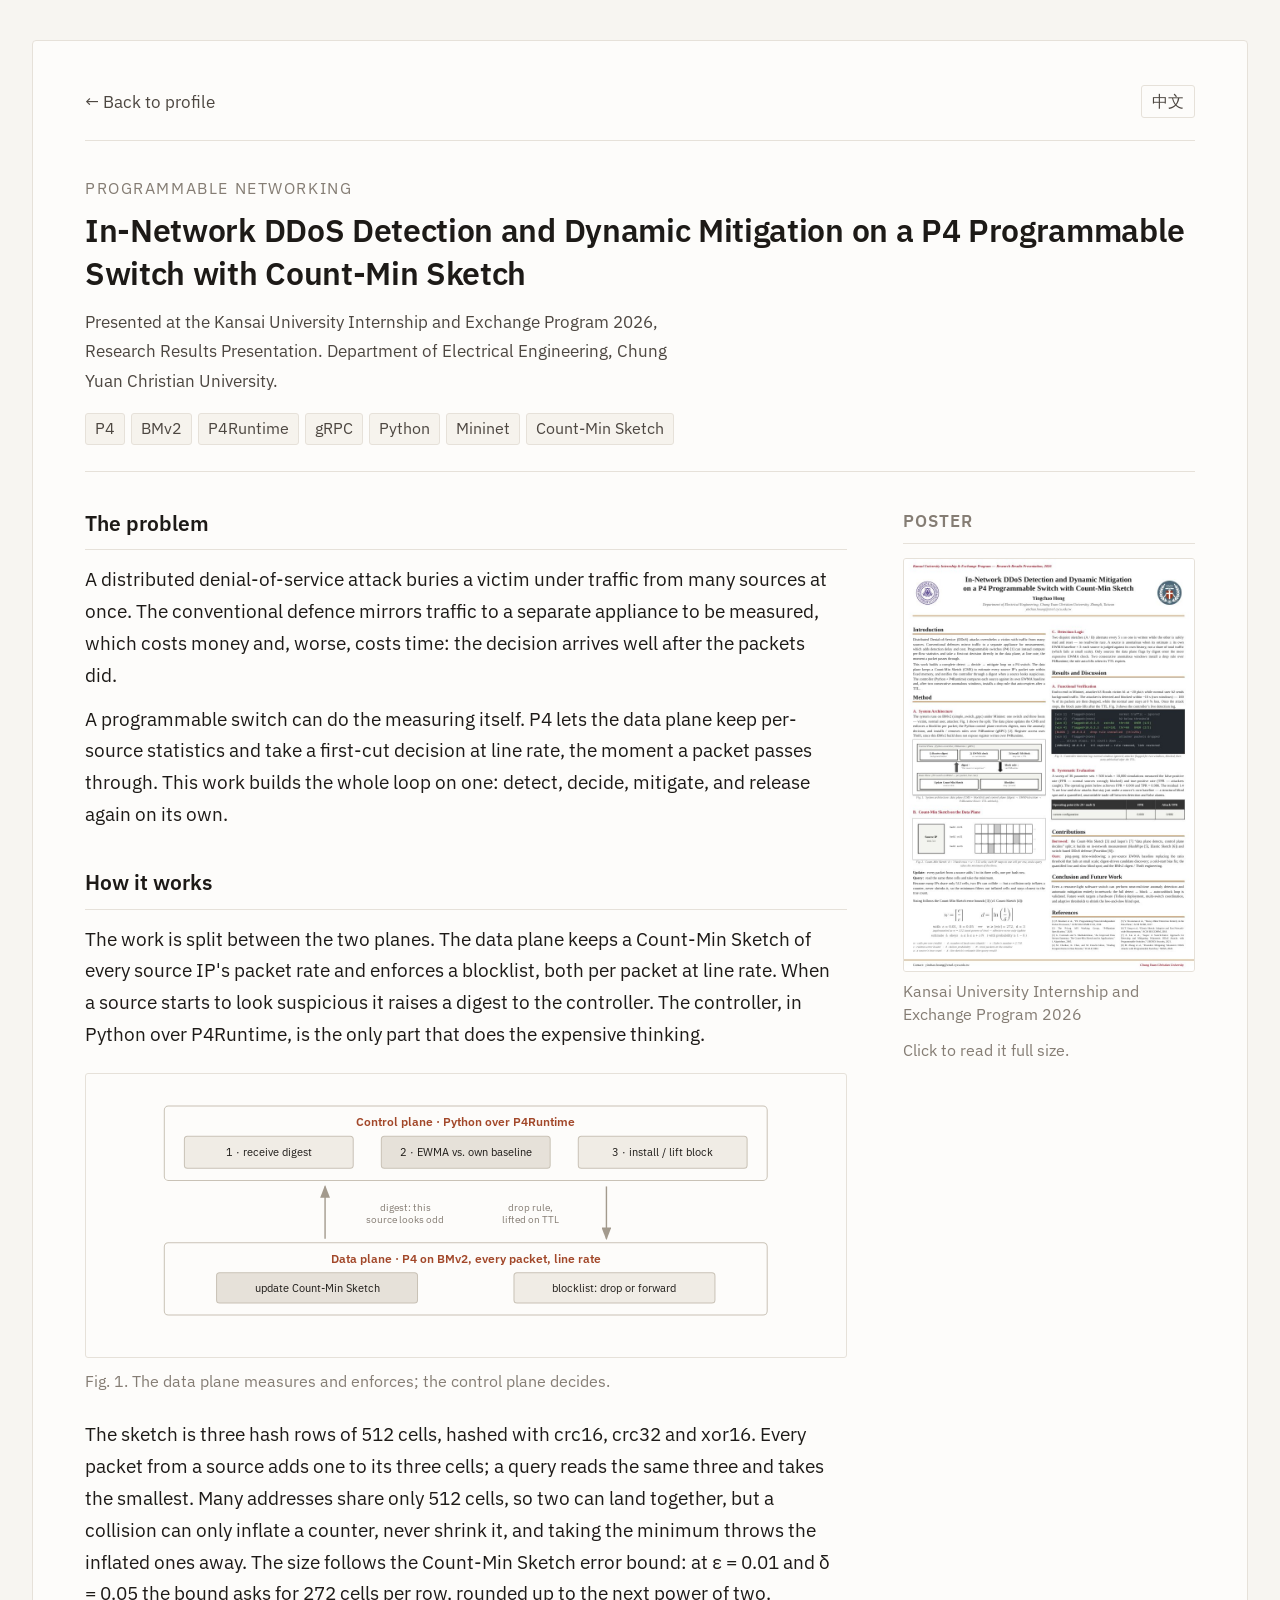
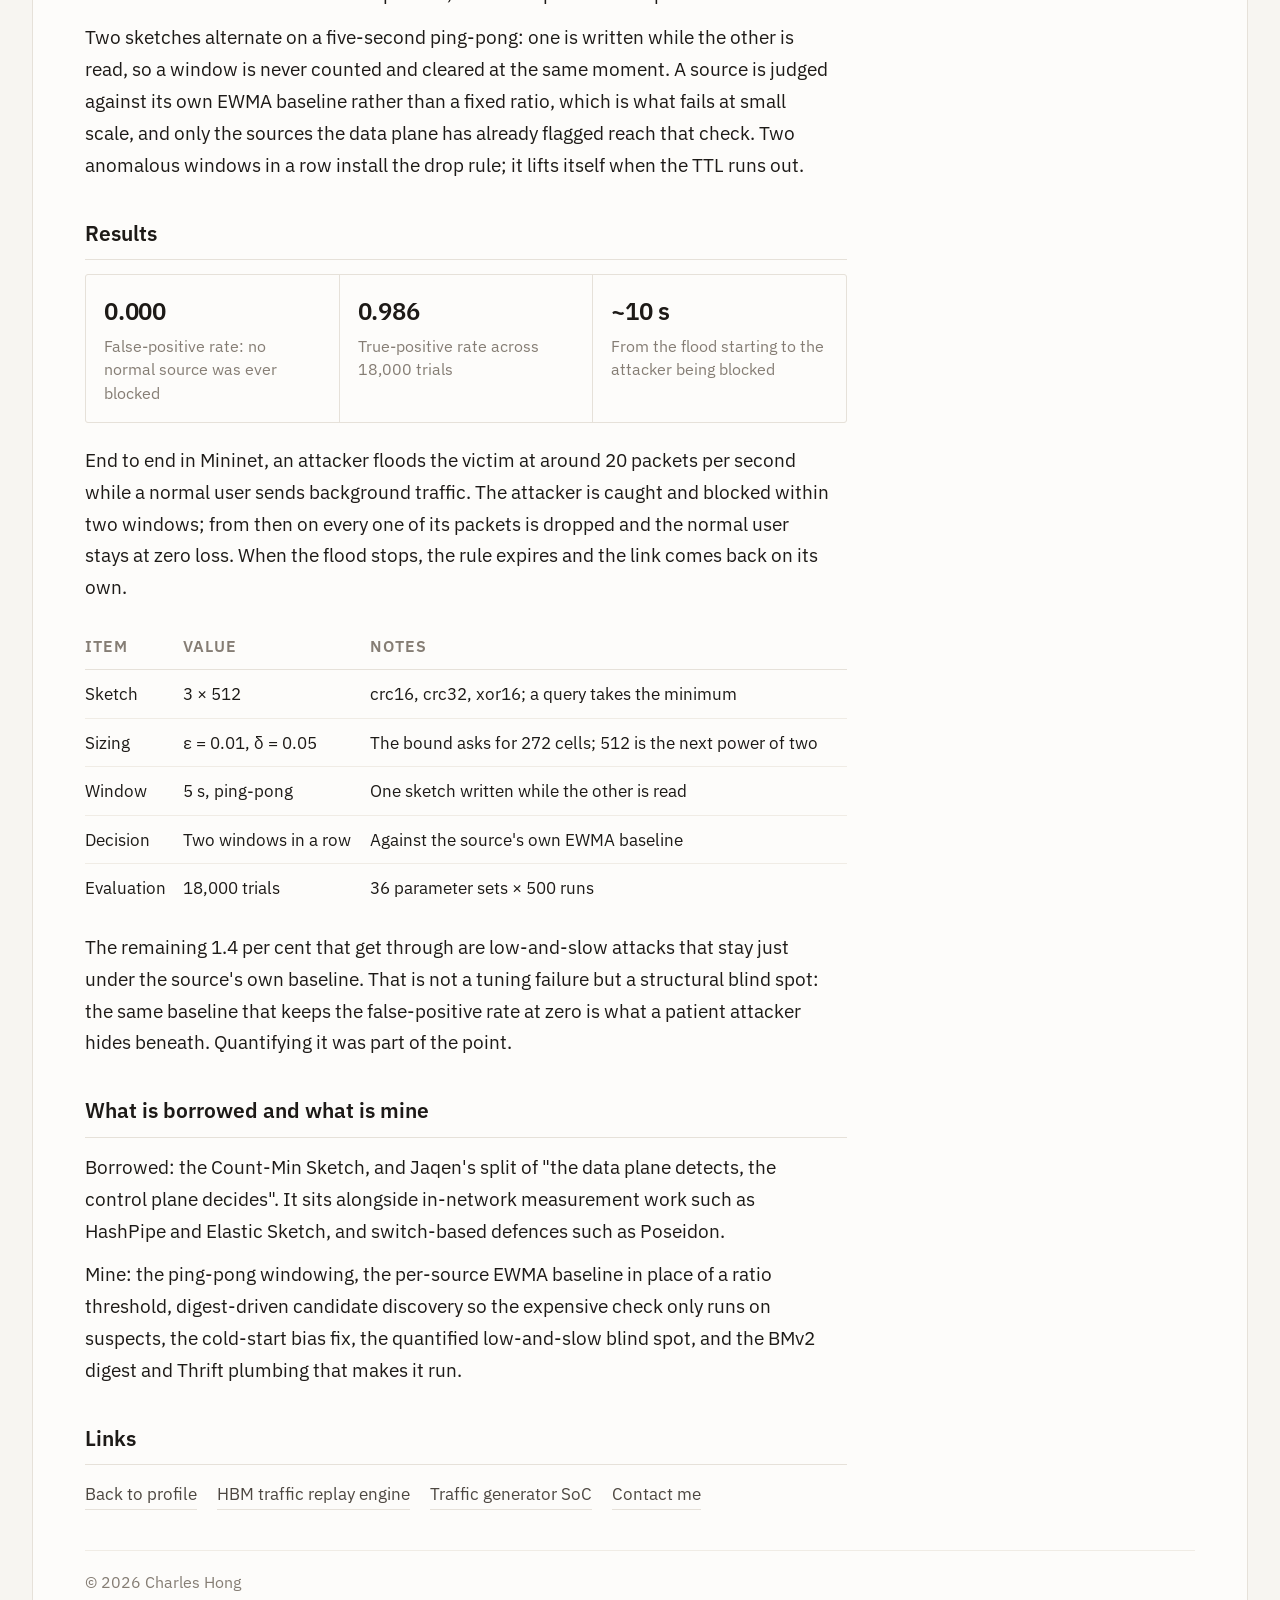
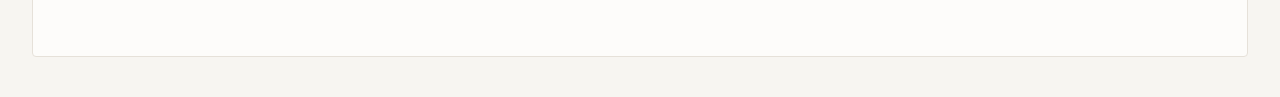
<file: projects/p4-ddos-detection.html>
<!DOCTYPE html>
<html lang="en">
<head>
  <meta charset="UTF-8" />
  <meta name="viewport" content="width=device-width, initial-scale=1.0" />
  <title>In-Network DDoS Detection on a P4 Switch | Charles Hong</title>
  <link rel="preconnect" href="https://fonts.googleapis.com" />
  <link rel="preconnect" href="https://fonts.gstatic.com" crossorigin />
  <link href="https://fonts.googleapis.com/css2?family=IBM+Plex+Sans:wght@400;500;600;700&display=swap" rel="stylesheet" />
  <link rel="stylesheet" href="project.css" />
</head>
<body>

  <div class="sheet">

    <div class="topbar">
      <a href="../index.html" data-i18n="nav_back">&larr; Back to profile</a>
      <button id="langToggle" class="lang-toggle" type="button">中文</button>
    </div>

    <header class="page-head">
      <span class="head-tag" data-i18n="head_tag">Programmable networking</span>
      <h1 data-i18n="head_title">In-Network DDoS Detection and Dynamic Mitigation on a P4 Programmable Switch with Count-Min Sketch</h1>
      <p class="head-meta" data-i18n="head_meta">Presented at the Kansai University Internship and Exchange Program 2026, Research Results Presentation. Department of Electrical Engineering, Chung Yuan Christian University.</p>
      <div class="tool-row">
        <span class="tool-chip">P4</span>
        <span class="tool-chip">BMv2</span>
        <span class="tool-chip">P4Runtime</span>
        <span class="tool-chip">gRPC</span>
        <span class="tool-chip">Python</span>
        <span class="tool-chip">Mininet</span>
        <span class="tool-chip">Count-Min Sketch</span>
      </div>
    </header>

    <div class="cols">

      <main>
        <section class="block">
          <h2 data-i18n="s1_title">The problem</h2>
          <p data-i18n="s1_p1">A distributed denial-of-service attack buries a victim under traffic from many sources at once. The conventional defence mirrors traffic to a separate appliance to be measured, which costs money and, worse, costs time: the decision arrives well after the packets did.</p>
          <p data-i18n="s1_p2">A programmable switch can do the measuring itself. P4 lets the data plane keep per-source statistics and take a first-cut decision at line rate, the moment a packet passes through. This work builds the whole loop on one: detect, decide, mitigate, and release again on its own.</p>
        </section>

        <section class="block">
          <h2 data-i18n="s2_title">How it works</h2>
          <p data-i18n="s2_p1">The work is split between the two planes. The data plane keeps a Count-Min Sketch of every source IP's packet rate and enforces a blocklist, both per packet at line rate. When a source starts to look suspicious it raises a digest to the controller. The controller, in Python over P4Runtime, is the only part that does the expensive thinking.</p>

          <figure>
            <div class="figure-box">
              <svg xmlns="http://www.w3.org/2000/svg" viewBox="0 0 720 236" width="100%" role="img" aria-labelledby="p4Title">
                <title id="p4Title">Data plane keeps the sketch and the blocklist; the control plane decides and installs the block</title>
                <defs>
                  <marker id="ar3" markerWidth="9" markerHeight="7" refX="8" refY="3.5" orient="auto">
                    <polygon points="0 0, 9 3.5, 0 7" fill="#a39a8d" />
                  </marker>
                </defs>
                <g font-family="IBM Plex Sans, Arial, sans-serif" font-size="12" text-anchor="middle">

                  <rect x="60" y="14" width="600" height="74" rx="4" fill="#fdfcfa" stroke="#c9c2b6"/>
                  <text x="360" y="34" fill="#a2482a" font-weight="600">Control plane &#183; Python over P4Runtime</text>

                  <rect x="80" y="44" width="168" height="32" rx="3" fill="#f0ece5" stroke="#c9c2b6"/>
                  <text x="164" y="64" fill="#1d1a17" font-size="11">1 &#183; receive digest</text>

                  <rect x="276" y="44" width="168" height="32" rx="3" fill="#e6e1d9" stroke="#c9c2b6"/>
                  <text x="360" y="64" fill="#1d1a17" font-size="11">2 &#183; EWMA vs. own baseline</text>

                  <rect x="472" y="44" width="168" height="32" rx="3" fill="#f0ece5" stroke="#c9c2b6"/>
                  <text x="556" y="64" fill="#1d1a17" font-size="11">3 &#183; install / lift block</text>

                  <line x1="220" y1="146" x2="220" y2="94" stroke="#a39a8d" stroke-width="1.4" marker-end="url(#ar3)"/>
                  <text x="300" y="118" fill="#857d74" font-size="10">digest: this</text>
                  <text x="300" y="130" fill="#857d74" font-size="10">source looks odd</text>

                  <line x1="500" y1="94" x2="500" y2="146" stroke="#a39a8d" stroke-width="1.4" marker-end="url(#ar3)"/>
                  <text x="424" y="118" fill="#857d74" font-size="10">drop rule,</text>
                  <text x="424" y="130" fill="#857d74" font-size="10">lifted on TTL</text>

                  <rect x="60" y="150" width="600" height="72" rx="4" fill="#fdfcfa" stroke="#c9c2b6"/>
                  <text x="360" y="170" fill="#a2482a" font-weight="600">Data plane &#183; P4 on BMv2, every packet, line rate</text>

                  <rect x="112" y="180" width="200" height="30" rx="3" fill="#e6e1d9" stroke="#c9c2b6"/>
                  <text x="212" y="199" fill="#1d1a17" font-size="11">update Count-Min Sketch</text>

                  <rect x="408" y="180" width="200" height="30" rx="3" fill="#f0ece5" stroke="#c9c2b6"/>
                  <text x="508" y="199" fill="#1d1a17" font-size="11">blocklist: drop or forward</text>
                </g>
              </svg>
            </div>
            <figcaption data-i18n="fig1_caption">Fig. 1. The data plane measures and enforces; the control plane decides.</figcaption>
          </figure>

          <p data-i18n="s2_p2">The sketch is three hash rows of 512 cells, hashed with crc16, crc32 and xor16. Every packet from a source adds one to its three cells; a query reads the same three and takes the smallest. Many addresses share only 512 cells, so two can land together, but a collision can only inflate a counter, never shrink it, and taking the minimum throws the inflated ones away. The size follows the Count-Min Sketch error bound: at &epsilon; = 0.01 and &delta; = 0.05 the bound asks for 272 cells per row, rounded up to the next power of two.</p>
          <p data-i18n="s2_p3">Two sketches alternate on a five-second ping-pong: one is written while the other is read, so a window is never counted and cleared at the same moment. A source is judged against its own EWMA baseline rather than a fixed ratio, which is what fails at small scale, and only the sources the data plane has already flagged reach that check. Two anomalous windows in a row install the drop rule; it lifts itself when the TTL runs out.</p>
        </section>

        <section class="block">
          <h2 data-i18n="s3_title">Results</h2>

          <div class="metrics">
            <div class="metric">
              <div class="metric-value">0.000</div>
              <div class="metric-label" data-i18n="m1_label">False-positive rate: no normal source was ever blocked</div>
            </div>
            <div class="metric">
              <div class="metric-value">0.986</div>
              <div class="metric-label" data-i18n="m2_label">True-positive rate across 18,000 trials</div>
            </div>
            <div class="metric">
              <div class="metric-value">~10 s</div>
              <div class="metric-label" data-i18n="m3_label">From the flood starting to the attacker being blocked</div>
            </div>
          </div>

          <p data-i18n="s3_p1">End to end in Mininet, an attacker floods the victim at around 20 packets per second while a normal user sends background traffic. The attacker is caught and blocked within two windows; from then on every one of its packets is dropped and the normal user stays at zero loss. When the flood stops, the rule expires and the link comes back on its own.</p>

          <div class="table-wrap">
            <table>
              <thead>
                <tr>
                  <th data-i18n="t_h1">Item</th>
                  <th data-i18n="t_h2">Value</th>
                  <th data-i18n="t_h3">Notes</th>
                </tr>
              </thead>
              <tbody>
                <tr>
                  <td data-i18n="t_r1c1">Sketch</td>
                  <td class="num">3 &times; 512</td>
                  <td data-i18n="t_r1c3">crc16, crc32, xor16; a query takes the minimum</td>
                </tr>
                <tr>
                  <td data-i18n="t_r2c1">Sizing</td>
                  <td class="num">&epsilon; = 0.01, &delta; = 0.05</td>
                  <td data-i18n="t_r2c3">The bound asks for 272 cells; 512 is the next power of two</td>
                </tr>
                <tr>
                  <td data-i18n="t_r3c1">Window</td>
                  <td class="num">5 s, ping-pong</td>
                  <td data-i18n="t_r3c3">One sketch written while the other is read</td>
                </tr>
                <tr>
                  <td data-i18n="t_r4c1">Decision</td>
                  <td class="num" data-i18n="t_r4c2">Two windows in a row</td>
                  <td data-i18n="t_r4c3">Against the source's own EWMA baseline</td>
                </tr>
                <tr>
                  <td data-i18n="t_r5c1">Evaluation</td>
                  <td class="num">18,000 trials</td>
                  <td data-i18n="t_r5c3">36 parameter sets &times; 500 runs</td>
                </tr>
              </tbody>
            </table>
          </div>

          <p data-i18n="s3_p2">The remaining 1.4 per cent that get through are low-and-slow attacks that stay just under the source's own baseline. That is not a tuning failure but a structural blind spot: the same baseline that keeps the false-positive rate at zero is what a patient attacker hides beneath. Quantifying it was part of the point.</p>
        </section>

        <section class="block">
          <h2 data-i18n="s6_title">What is borrowed and what is mine</h2>
          <p data-i18n="s6_p1">Borrowed: the Count-Min Sketch, and Jaqen's split of "the data plane detects, the control plane decides". It sits alongside in-network measurement work such as HashPipe and Elastic Sketch, and switch-based defences such as Poseidon.</p>
          <p data-i18n="s6_p2">Mine: the ping-pong windowing, the per-source EWMA baseline in place of a ratio threshold, digest-driven candidate discovery so the expensive check only runs on suspects, the cold-start bias fix, the quantified low-and-slow blind spot, and the BMv2 digest and Thrift plumbing that makes it run.</p>
        </section>

        <section class="block">
          <h2 data-i18n="s5_title">Links</h2>
          <div class="links-row">
            <a href="../index.html" data-i18n="link_back">Back to profile</a>
            <a href="hbm-replay.html" data-i18n="link_other1">HBM traffic replay engine</a>
            <a href="traffic-generator-soc.html" data-i18n="link_other2">Traffic generator SoC</a>
            <a href="mailto:charles5000017@gmail.com" data-i18n="link_contact">Contact me</a>
          </div>
        </section>
      </main>

      <aside class="poster-col">
        <h2 data-i18n="s4_title">Poster</h2>
        <a class="poster" href="../images/posters/cms-ddos-full.jpg"
           data-caption="Kansai University Internship &amp; Exchange Program 2026 &middot; In-Network DDoS Detection and Dynamic Mitigation on a P4 Programmable Switch with Count-Min Sketch">
          <img src="../images/posters/cms-ddos.jpg"
               alt="Conference poster: In-Network DDoS Detection and Dynamic Mitigation on a P4 Programmable Switch" loading="lazy" />
        </a>
        <div class="poster-meta" data-i18n="poster_meta">Kansai University Internship and Exchange Program 2026</div>
        <div class="poster-hint" data-i18n="poster_hint">Click to read it full size.</div>
      </aside>

    </div>

    <footer><span data-i18n="footer_text">&copy; 2026 Charles Hong</span></footer>

  </div>

  <div class="lightbox" id="lightbox">
    <img id="lightbox-img" alt="" />
    <div class="lightbox-caption" id="lightbox-cap"></div>
  </div>

  <script>
    const translations = {
      zh: {
        page_title: 'P4 可程式化交換機上的網內 DDoS 偵測 | Charles Hong',
        lang_button: 'EN',
        nav_back: '← 回到首頁',

        head_tag: '可程式化網路',
        head_title: '以 Count-Min Sketch 在 P4 可程式化交換機上進行網內 DDoS 偵測與動態緩解',
        head_meta: '發表於關西大學實習交流計畫 2026 研究成果發表。中原大學電機工程學系。',

        s1_title: '問題',
        s1_p1: '分散式阻斷服務攻擊會用大量來源同時把受害端埋掉。傳統防禦的做法是把流量鏡射到另一台設備去量測，這不只花錢，更花時間——判斷送到的時候，封包早就過去了。',
        s1_p2: '可程式化交換機可以自己量。P4 讓資料平面在封包經過的當下，以線速維護每個來源的統計並做出第一層判斷。這個作品把整個迴圈都做在交換機上：偵測、判斷、阻擋，以及自動解除。',

        s2_title: '運作方式',
        s2_p1: '工作分給兩個平面。資料平面用 Count-Min Sketch 記錄每個來源 IP 的封包速率並執行封鎖清單，兩者都是每個封包、線速處理。當某個來源開始可疑，就送一個 digest 給控制器。以 Python 透過 P4Runtime 實作的控制器，是唯一負責昂貴運算的部分。',
        fig1_caption: '圖一、資料平面負責量測與執行，控制平面負責判斷。',
        s2_p2: 'Sketch 是三列雜湊、每列 512 格，分別用 crc16、crc32 與 xor16。來源每送一個封包就在它的三個格子各加一；查詢時讀同樣三格取最小值。眾多位址共用 512 格，兩個位址可能落在一起，但碰撞只會讓計數變大、不會變小，取最小值就把被灌水的那些丟掉了。大小依 Count-Min Sketch 的誤差界決定：ε = 0.01、δ = 0.05 時界要求每列 272 格，向上取到 2 的冪次即 512。',
        s2_p3: '兩份 sketch 以五秒為週期輪替：一份在寫的同時另一份被讀，避免同一個視窗一邊計數一邊被清空。判斷是拿來源跟它自己的 EWMA 基線比，而不是用固定比例門檻——後者在小規模下會失效；而且只有資料平面已經標記的來源才會進到這一步。連續兩個視窗異常才裝上 drop 規則，規則在 TTL 到期時自己解除。',

        s3_title: '實測結果',
        m1_label: '偽陽性率：沒有任何正常來源被誤擋',
        m2_label: '18,000 次試驗的真陽性率',
        m3_label: '從開始洪泛到攻擊者被擋下',
        s3_p1: '在 Mininet 上端到端驗證：攻擊者以每秒約 20 個封包洪泛受害端，同時有一個正常使用者送背景流量。攻擊者在兩個視窗內被抓到並阻擋，之後它的封包 100% 被丟棄，正常使用者維持 0% 損失。洪泛停止後規則到期，連線自動恢復。',
        t_h1: '項目',
        t_h2: '數值',
        t_h3: '說明',
        t_r1c1: 'Sketch 尺寸',
        t_r1c3: 'crc16、crc32、xor16；查詢取最小值',
        t_r2c1: '尺寸依據',
        t_r2c3: '誤差界要求 272 格，512 是向上取的 2 的冪次',
        t_r3c1: '時間視窗',
        t_r3c3: '一份在寫、另一份在讀',
        t_r4c1: '判斷條件',
        t_r4c2: '連續兩個視窗',
        t_r4c3: '對照該來源自己的 EWMA 基線',
        t_r5c1: '評估規模',
        t_r5c3: '36 組參數 × 500 次',
        s3_p2: '漏掉的那 1.4% 是低速潛行型攻擊，刻意壓在來源自己的基線之下。這不是調參沒調好，而是結構性的盲點：讓偽陽性維持在零的那條基線，正是有耐心的攻擊者藏身的地方。把它量化出來本身就是目的之一。',

        s6_title: '哪些是借來的，哪些是自己的',
        s6_p1: '借來的：Count-Min Sketch，以及 Jaqen 提出的「資料平面偵測、控制平面判斷」分工。它與 HashPipe、Elastic Sketch 等網內量測研究，以及 Poseidon 等交換機端防禦並列。',
        s6_p2: '自己的：乒乓式時間視窗、以每來源 EWMA 基線取代比例門檻、由 digest 驅動的候選發現讓昂貴檢查只跑在可疑對象上、冷啟動偏差修正、把低速潛行盲點量化出來，以及讓整套跑得起來的 BMv2 digest 與 Thrift 工程。',

        s4_title: '海報',
        poster_meta: '關西大學實習交流計畫 2026',
        poster_hint: '點擊可看完整大圖。',

        s5_title: '連結',
        link_back: '回到首頁',
        link_other1: 'HBM 流量重播引擎',
        link_other2: '流量產生 SoC',
        link_contact: '聯絡我',
        footer_text: '© 2026 Charles Hong'
      },
      en: {
        page_title: 'In-Network DDoS Detection on a P4 Switch | Charles Hong',
        lang_button: '中文',
        nav_back: '← Back to profile',

        head_tag: 'Programmable networking',
        head_title: 'In-Network DDoS Detection and Dynamic Mitigation on a P4 Programmable Switch with Count-Min Sketch',
        head_meta: 'Presented at the Kansai University Internship and Exchange Program 2026, Research Results Presentation. Department of Electrical Engineering, Chung Yuan Christian University.',

        s1_title: 'The problem',
        s1_p1: 'A distributed denial-of-service attack buries a victim under traffic from many sources at once. The conventional defence mirrors traffic to a separate appliance to be measured, which costs money and, worse, costs time: the decision arrives well after the packets did.',
        s1_p2: 'A programmable switch can do the measuring itself. P4 lets the data plane keep per-source statistics and take a first-cut decision at line rate, the moment a packet passes through. This work builds the whole loop on one: detect, decide, mitigate, and release again on its own.',

        s2_title: 'How it works',
        s2_p1: "The work is split between the two planes. The data plane keeps a Count-Min Sketch of every source IP's packet rate and enforces a blocklist, both per packet at line rate. When a source starts to look suspicious it raises a digest to the controller. The controller, in Python over P4Runtime, is the only part that does the expensive thinking.",
        fig1_caption: 'Fig. 1. The data plane measures and enforces; the control plane decides.',
        s2_p2: 'The sketch is three hash rows of 512 cells, hashed with crc16, crc32 and xor16. Every packet from a source adds one to its three cells; a query reads the same three and takes the smallest. Many addresses share only 512 cells, so two can land together, but a collision can only inflate a counter, never shrink it, and taking the minimum throws the inflated ones away. The size follows the Count-Min Sketch error bound: at ε = 0.01 and δ = 0.05 the bound asks for 272 cells per row, rounded up to the next power of two.',
        s2_p3: 'Two sketches alternate on a five-second ping-pong: one is written while the other is read, so a window is never counted and cleared at the same moment. A source is judged against its own EWMA baseline rather than a fixed ratio, which is what fails at small scale, and only the sources the data plane has already flagged reach that check. Two anomalous windows in a row install the drop rule; it lifts itself when the TTL runs out.',

        s3_title: 'Results',
        m1_label: 'False-positive rate: no normal source was ever blocked',
        m2_label: 'True-positive rate across 18,000 trials',
        m3_label: 'From the flood starting to the attacker being blocked',
        s3_p1: 'End to end in Mininet, an attacker floods the victim at around 20 packets per second while a normal user sends background traffic. The attacker is caught and blocked within two windows; from then on every one of its packets is dropped and the normal user stays at zero loss. When the flood stops, the rule expires and the link comes back on its own.',
        t_h1: 'Item',
        t_h2: 'Value',
        t_h3: 'Notes',
        t_r1c1: 'Sketch',
        t_r1c3: 'crc16, crc32, xor16; a query takes the minimum',
        t_r2c1: 'Sizing',
        t_r2c3: 'The bound asks for 272 cells; 512 is the next power of two',
        t_r3c1: 'Window',
        t_r3c3: 'One sketch written while the other is read',
        t_r4c1: 'Decision',
        t_r4c2: 'Two windows in a row',
        t_r4c3: "Against the source's own EWMA baseline",
        t_r5c1: 'Evaluation',
        t_r5c3: '36 parameter sets × 500 runs',
        s3_p2: "The remaining 1.4 per cent that get through are low-and-slow attacks that stay just under the source's own baseline. That is not a tuning failure but a structural blind spot: the same baseline that keeps the false-positive rate at zero is what a patient attacker hides beneath. Quantifying it was part of the point.",

        s6_title: 'What is borrowed and what is mine',
        s6_p1: 'Borrowed: the Count-Min Sketch, and Jaqen\'s split of "the data plane detects, the control plane decides". It sits alongside in-network measurement work such as HashPipe and Elastic Sketch, and switch-based defences such as Poseidon.',
        s6_p2: 'Mine: the ping-pong windowing, the per-source EWMA baseline in place of a ratio threshold, digest-driven candidate discovery so the expensive check only runs on suspects, the cold-start bias fix, the quantified low-and-slow blind spot, and the BMv2 digest and Thrift plumbing that makes it run.',

        s4_title: 'Poster',
        poster_meta: 'Kansai University Internship and Exchange Program 2026',
        poster_hint: 'Click to read it full size.',

        s5_title: 'Links',
        link_back: 'Back to profile',
        link_other1: 'HBM traffic replay engine',
        link_other2: 'Traffic generator SoC',
        link_contact: 'Contact me',
        footer_text: '© 2026 Charles Hong'
      }
    };

    const langToggle = document.getElementById('langToggle');
    let currentLang = localStorage.getItem('language') || 'en';

    function applyLanguage(lang) {
      currentLang = lang;
      const dict = translations[lang];

      document.documentElement.lang = lang === 'zh' ? 'zh-TW' : 'en';
      document.title = dict.page_title;
      langToggle.textContent = dict.lang_button;

      document.querySelectorAll('[data-i18n]').forEach((element) => {
        const key = element.dataset.i18n;
        if (dict[key] !== undefined) element.textContent = dict[key];
      });

      localStorage.setItem('language', lang);
    }

    langToggle.addEventListener('click', () => {
      applyLanguage(currentLang === 'zh' ? 'en' : 'zh');
    });

    applyLanguage(currentLang);

    (function () {
      const box = document.getElementById('lightbox');
      const img = document.getElementById('lightbox-img');
      const cap = document.getElementById('lightbox-cap');
      if (!box) return;

      function close() { box.removeAttribute('open'); img.removeAttribute('src'); }

      document.querySelectorAll('[data-caption]').forEach((a) => {
        a.addEventListener('click', (e) => {
          if (e.metaKey || e.ctrlKey || e.shiftKey || e.button !== 0) return;
          e.preventDefault();
          img.src = a.getAttribute('href');
          cap.innerHTML = a.getAttribute('data-caption') || '';
          box.setAttribute('open', '');
        });
      });

      box.addEventListener('click', close);
      document.addEventListener('keydown', (e) => { if (e.key === 'Escape') close(); });
    })();
  </script>
</body>
</html>
</file>
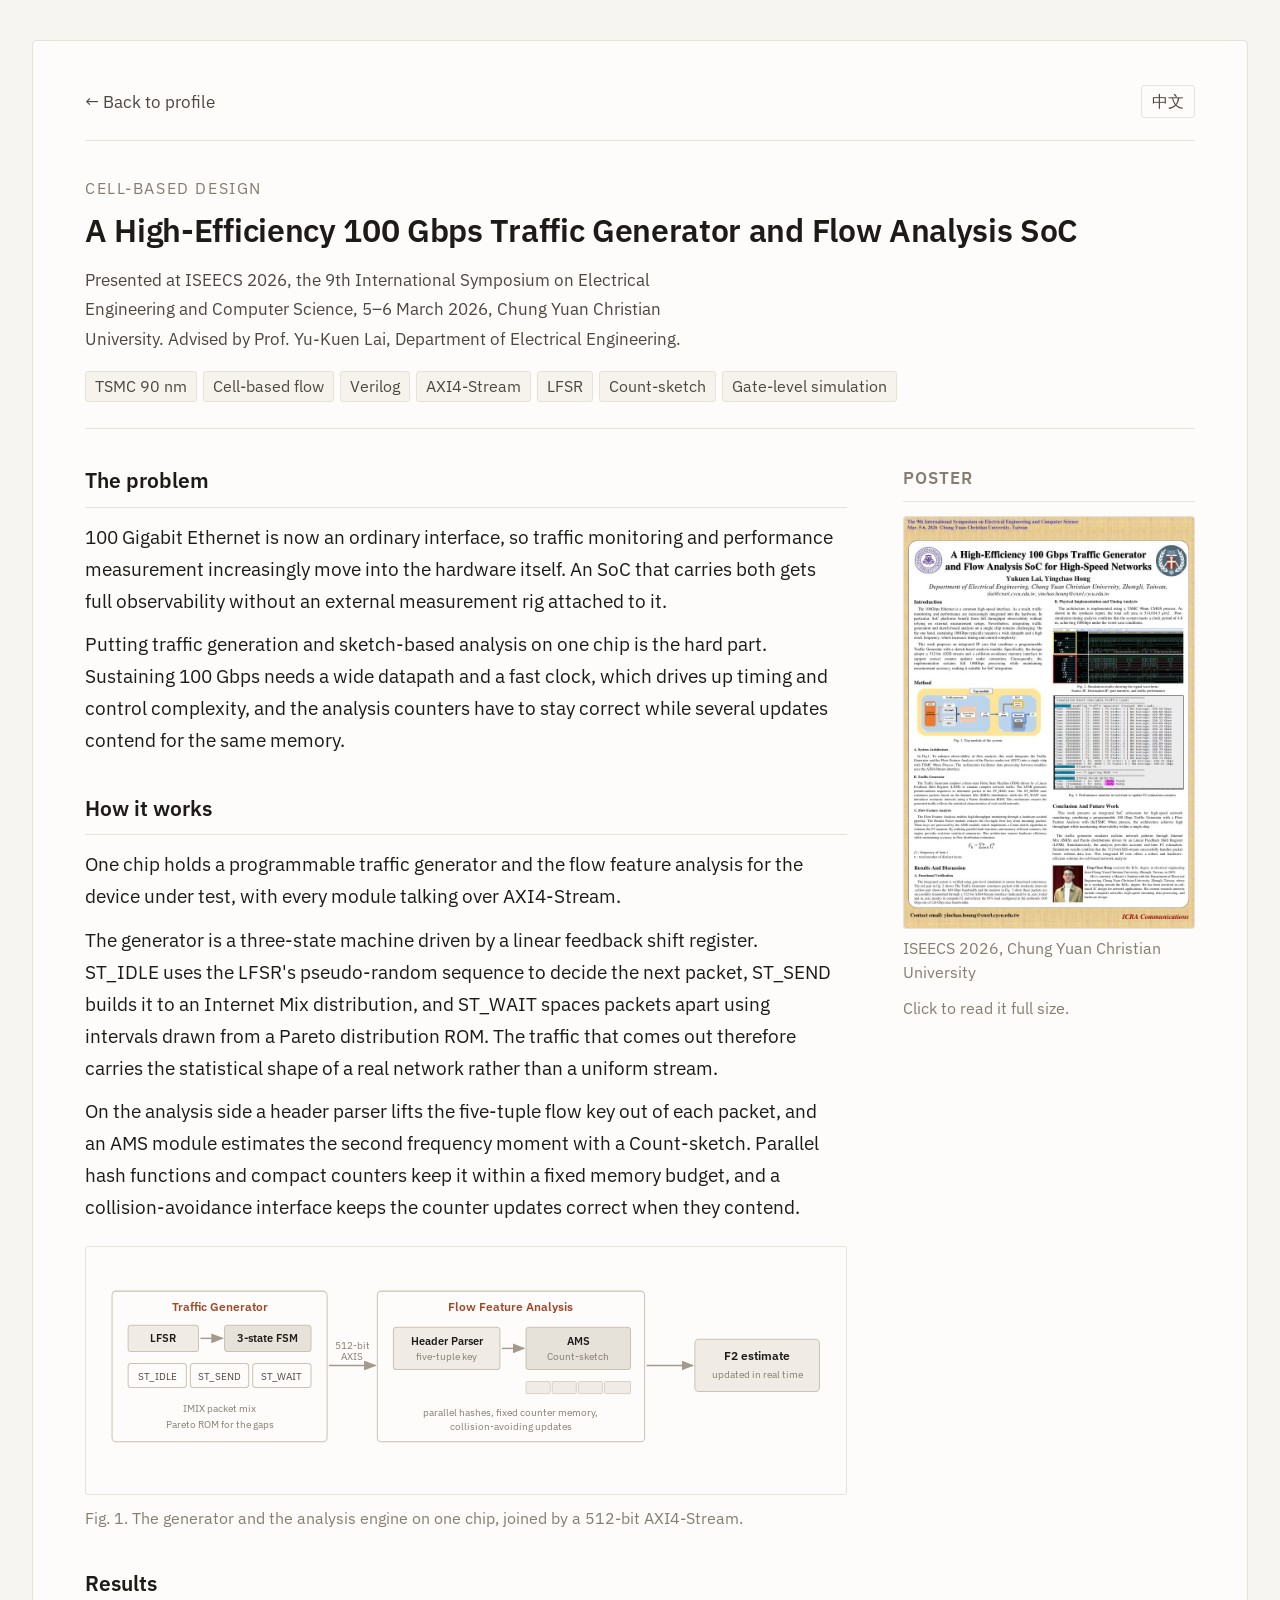
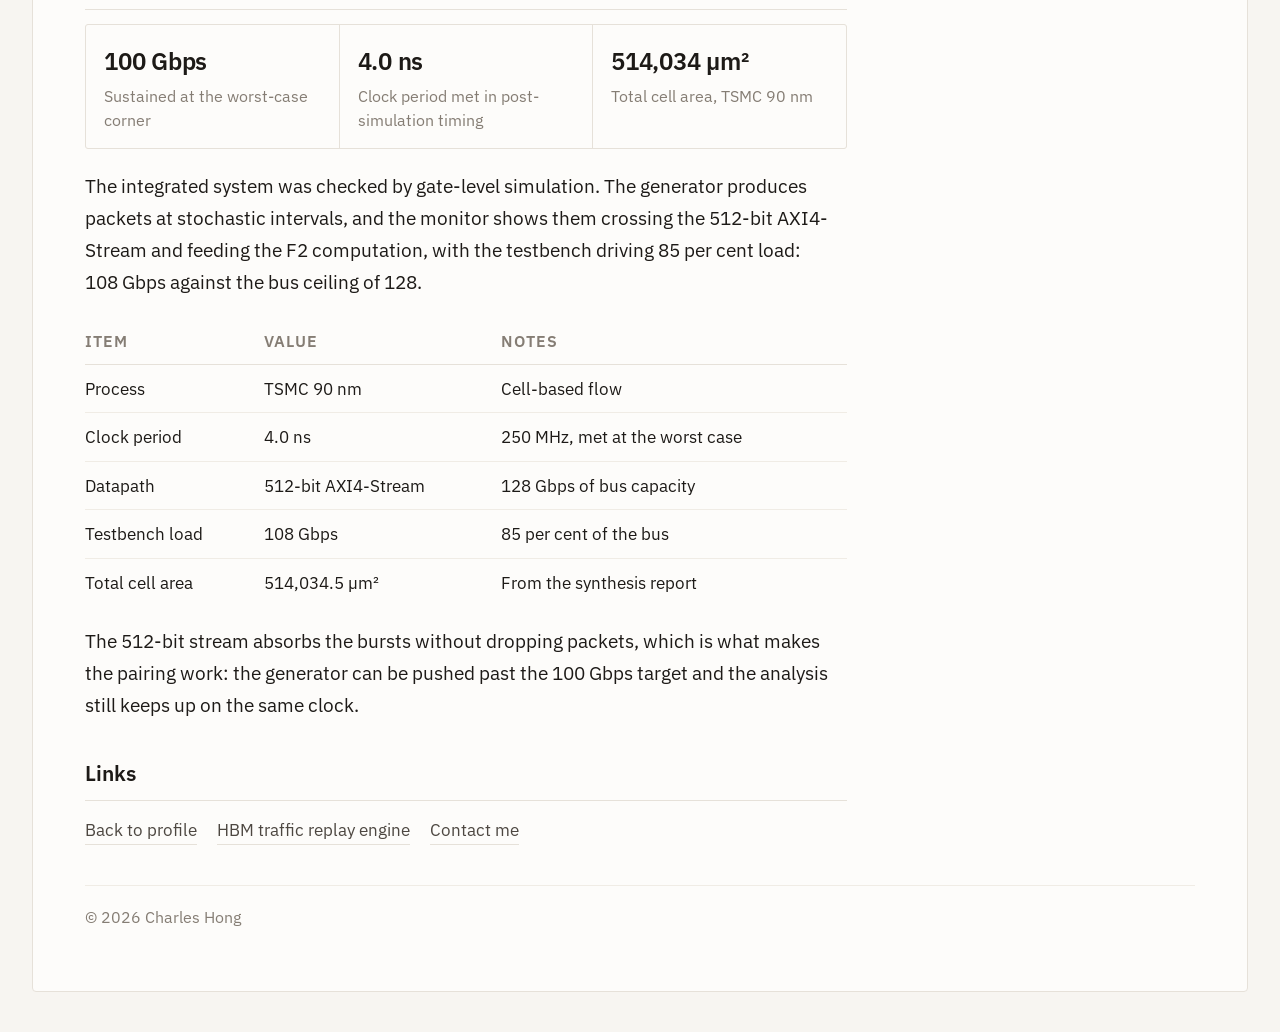
<file: projects/traffic-generator-soc.html>
<!DOCTYPE html>
<html lang="en">
<head>
  <meta charset="UTF-8" />
  <meta name="viewport" content="width=device-width, initial-scale=1.0" />
  <title>100 Gbps Traffic Generator and Flow Analysis SoC | Charles Hong</title>
  <link rel="preconnect" href="https://fonts.googleapis.com" />
  <link rel="preconnect" href="https://fonts.gstatic.com" crossorigin />
  <link href="https://fonts.googleapis.com/css2?family=IBM+Plex+Sans:wght@400;500;600;700&display=swap" rel="stylesheet" />
  <link rel="stylesheet" href="project.css" />
</head>
<body>

  <div class="sheet">

    <div class="topbar">
      <a href="../index.html" data-i18n="nav_back">&larr; Back to profile</a>
      <button id="langToggle" class="lang-toggle" type="button">中文</button>
    </div>

    <header class="page-head">
      <span class="head-tag" data-i18n="head_tag">Cell-based design</span>
      <h1 data-i18n="head_title">A High-Efficiency 100 Gbps Traffic Generator and Flow Analysis SoC</h1>
      <p class="head-meta" data-i18n="head_meta">Presented at ISEECS 2026, the 9th International Symposium on Electrical Engineering and Computer Science, 5&ndash;6 March 2026, Chung Yuan Christian University. Advised by Prof. Yu-Kuen Lai, Department of Electrical Engineering.</p>
      <div class="tool-row">
        <span class="tool-chip">TSMC 90 nm</span>
        <span class="tool-chip">Cell-based flow</span>
        <span class="tool-chip">Verilog</span>
        <span class="tool-chip">AXI4-Stream</span>
        <span class="tool-chip">LFSR</span>
        <span class="tool-chip">Count-sketch</span>
        <span class="tool-chip">Gate-level simulation</span>
      </div>
    </header>

    <div class="cols">

      <main>
        <section class="block">
          <h2 data-i18n="s1_title">The problem</h2>
          <p data-i18n="s1_p1">100 Gigabit Ethernet is now an ordinary interface, so traffic monitoring and performance measurement increasingly move into the hardware itself. An SoC that carries both gets full observability without an external measurement rig attached to it.</p>
          <p data-i18n="s1_p2">Putting traffic generation and sketch-based analysis on one chip is the hard part. Sustaining 100 Gbps needs a wide datapath and a fast clock, which drives up timing and control complexity, and the analysis counters have to stay correct while several updates contend for the same memory.</p>
        </section>

        <section class="block">
          <h2 data-i18n="s2_title">How it works</h2>
          <p data-i18n="s2_p1">One chip holds a programmable traffic generator and the flow feature analysis for the device under test, with every module talking over AXI4-Stream.</p>
          <p data-i18n="s2_p2">The generator is a three-state machine driven by a linear feedback shift register. ST_IDLE uses the LFSR's pseudo-random sequence to decide the next packet, ST_SEND builds it to an Internet Mix distribution, and ST_WAIT spaces packets apart using intervals drawn from a Pareto distribution ROM. The traffic that comes out therefore carries the statistical shape of a real network rather than a uniform stream.</p>
          <p data-i18n="s2_p3">On the analysis side a header parser lifts the five-tuple flow key out of each packet, and an AMS module estimates the second frequency moment with a Count-sketch. Parallel hash functions and compact counters keep it within a fixed memory budget, and a collision-avoidance interface keeps the counter updates correct when they contend.</p>

          <figure>
            <div class="figure-box">
              <svg xmlns="http://www.w3.org/2000/svg" viewBox="0 0 720 200" width="100%" role="img" aria-labelledby="socTitle">
                <title id="socTitle">Traffic generator and flow feature analysis on one chip, joined by a 512-bit AXI4-Stream</title>
                <defs>
                  <marker id="ar2" markerWidth="9" markerHeight="7" refX="8" refY="3.5" orient="auto">
                    <polygon points="0 0, 9 3.5, 0 7" fill="#a39a8d" />
                  </marker>
                </defs>
                <g font-family="IBM Plex Sans, Arial, sans-serif" font-size="12" text-anchor="middle">

                  <rect x="8" y="26" width="214" height="150" rx="4" fill="#fdfcfa" stroke="#c9c2b6"/>
                  <text x="115" y="46" fill="#a2482a" font-weight="600">Traffic Generator</text>

                  <rect x="24" y="60" width="70" height="26" rx="3" fill="#f0ece5" stroke="#c9c2b6"/>
                  <text x="59" y="77" fill="#1d1a17" font-size="11" font-weight="600">LFSR</text>
                  <line x1="96" y1="73" x2="118" y2="73" stroke="#a39a8d" stroke-width="1.4" marker-end="url(#ar2)"/>

                  <rect x="120" y="60" width="86" height="26" rx="3" fill="#e6e1d9" stroke="#c9c2b6"/>
                  <text x="163" y="77" fill="#1d1a17" font-size="11" font-weight="600">3-state FSM</text>

                  <rect x="24" y="98" width="58" height="24" rx="3" fill="#fdfcfa" stroke="#c9c2b6"/>
                  <text x="53" y="114" fill="#4d4741" font-size="10">ST_IDLE</text>
                  <rect x="86" y="98" width="58" height="24" rx="3" fill="#fdfcfa" stroke="#c9c2b6"/>
                  <text x="115" y="114" fill="#4d4741" font-size="10">ST_SEND</text>
                  <rect x="148" y="98" width="58" height="24" rx="3" fill="#fdfcfa" stroke="#c9c2b6"/>
                  <text x="177" y="114" fill="#4d4741" font-size="10">ST_WAIT</text>

                  <text x="115" y="146" fill="#857d74" font-size="10">IMIX packet mix</text>
                  <text x="115" y="162" fill="#857d74" font-size="10">Pareto ROM for the gaps</text>

                  <line x1="224" y1="100" x2="270" y2="100" stroke="#a39a8d" stroke-width="1.4" marker-end="url(#ar2)"/>
                  <text x="247" y="84" fill="#857d74" font-size="9.5">512-bit</text>
                  <text x="247" y="95" fill="#857d74" font-size="9.5">AXIS</text>

                  <rect x="272" y="26" width="266" height="150" rx="4" fill="#fdfcfa" stroke="#c9c2b6"/>
                  <text x="405" y="46" fill="#a2482a" font-weight="600">Flow Feature Analysis</text>

                  <rect x="288" y="62" width="106" height="42" rx="3" fill="#f0ece5" stroke="#c9c2b6"/>
                  <text x="341" y="80" fill="#1d1a17" font-size="11" font-weight="600">Header Parser</text>
                  <text x="341" y="95" fill="#857d74" font-size="10">five-tuple key</text>

                  <line x1="396" y1="83" x2="418" y2="83" stroke="#a39a8d" stroke-width="1.4" marker-end="url(#ar2)"/>

                  <rect x="420" y="62" width="104" height="42" rx="3" fill="#e6e1d9" stroke="#c9c2b6"/>
                  <text x="472" y="80" fill="#1d1a17" font-size="11" font-weight="600">AMS</text>
                  <text x="472" y="95" fill="#857d74" font-size="10">Count-sketch</text>

                  <g fill="#f0ece5" stroke="#c9c2b6" stroke-width="0.7">
                    <rect x="420" y="116" width="24" height="12" rx="1"/>
                    <rect x="446" y="116" width="24" height="12" rx="1"/>
                    <rect x="472" y="116" width="24" height="12" rx="1"/>
                    <rect x="498" y="116" width="26" height="12" rx="1"/>
                  </g>
                  <text x="405" y="150" fill="#857d74" font-size="10">parallel hashes, fixed counter memory,</text>
                  <text x="405" y="164" fill="#857d74" font-size="10">collision-avoiding updates</text>

                  <line x1="540" y1="100" x2="586" y2="100" stroke="#a39a8d" stroke-width="1.4" marker-end="url(#ar2)"/>

                  <rect x="588" y="74" width="124" height="52" rx="4" fill="#f0ece5" stroke="#c9c2b6"/>
                  <text x="650" y="95" fill="#1d1a17" font-weight="600">F2 estimate</text>
                  <text x="650" y="112" fill="#857d74" font-size="10">updated in real time</text>
                </g>
              </svg>
            </div>
            <figcaption data-i18n="fig1_caption">Fig. 1. The generator and the analysis engine on one chip, joined by a 512-bit AXI4-Stream.</figcaption>
          </figure>
        </section>

        <section class="block">
          <h2 data-i18n="s3_title">Results</h2>

          <div class="metrics">
            <div class="metric">
              <div class="metric-value">100 Gbps</div>
              <div class="metric-label" data-i18n="m1_label">Sustained at the worst-case corner</div>
            </div>
            <div class="metric">
              <div class="metric-value">4.0 ns</div>
              <div class="metric-label" data-i18n="m2_label">Clock period met in post-simulation timing</div>
            </div>
            <div class="metric">
              <div class="metric-value">514,034 &micro;m&sup2;</div>
              <div class="metric-label" data-i18n="m3_label">Total cell area, TSMC 90 nm</div>
            </div>
          </div>

          <p data-i18n="s3_p1">The integrated system was checked by gate-level simulation. The generator produces packets at stochastic intervals, and the monitor shows them crossing the 512-bit AXI4-Stream and feeding the F2 computation, with the testbench driving 85 per cent load: 108 Gbps against the bus ceiling of 128.</p>

          <div class="table-wrap">
            <table>
              <thead>
                <tr>
                  <th data-i18n="t_h1">Item</th>
                  <th data-i18n="t_h2">Value</th>
                  <th data-i18n="t_h3">Notes</th>
                </tr>
              </thead>
              <tbody>
                <tr>
                  <td data-i18n="t_r1c1">Process</td>
                  <td class="num">TSMC 90 nm</td>
                  <td data-i18n="t_r1c3">Cell-based flow</td>
                </tr>
                <tr>
                  <td data-i18n="t_r2c1">Clock period</td>
                  <td class="num">4.0 ns</td>
                  <td data-i18n="t_r2c3">250 MHz, met at the worst case</td>
                </tr>
                <tr>
                  <td data-i18n="t_r3c1">Datapath</td>
                  <td class="num">512-bit AXI4-Stream</td>
                  <td data-i18n="t_r3c3">128 Gbps of bus capacity</td>
                </tr>
                <tr>
                  <td data-i18n="t_r4c1">Testbench load</td>
                  <td class="num">108 Gbps</td>
                  <td data-i18n="t_r4c3">85 per cent of the bus</td>
                </tr>
                <tr>
                  <td data-i18n="t_r5c1">Total cell area</td>
                  <td class="num">514,034.5 &micro;m&sup2;</td>
                  <td data-i18n="t_r5c3">From the synthesis report</td>
                </tr>
              </tbody>
            </table>
          </div>

          <p data-i18n="s3_p2">The 512-bit stream absorbs the bursts without dropping packets, which is what makes the pairing work: the generator can be pushed past the 100 Gbps target and the analysis still keeps up on the same clock.</p>
        </section>

        <section class="block">
          <h2 data-i18n="s5_title">Links</h2>
          <div class="links-row">
            <a href="../index.html" data-i18n="link_back">Back to profile</a>
            <a href="hbm-replay.html" data-i18n="link_other">HBM traffic replay engine</a>
            <a href="mailto:charles5000017@gmail.com" data-i18n="link_contact">Contact me</a>
          </div>
        </section>
      </main>

      <aside class="poster-col">
        <h2 data-i18n="s4_title">Poster</h2>
        <a class="poster" href="../images/posters/iseecs-2026-full.jpg"
           data-caption="ISEECS 2026 &middot; A High-Efficiency 100 Gbps Traffic Generator and Flow Analysis SoC for High-Speed Networks">
          <img src="../images/posters/iseecs-2026.jpg"
               alt="Conference poster: A High-Efficiency 100 Gbps Traffic Generator and Flow Analysis SoC" loading="lazy" />
        </a>
        <div class="poster-meta" data-i18n="poster_meta">ISEECS 2026, Chung Yuan Christian University</div>
        <div class="poster-hint" data-i18n="poster_hint">Click to read it full size.</div>
      </aside>

    </div>

    <footer><span data-i18n="footer_text">&copy; 2026 Charles Hong</span></footer>

  </div>

  <div class="lightbox" id="lightbox">
    <img id="lightbox-img" alt="" />
    <div class="lightbox-caption" id="lightbox-cap"></div>
  </div>

  <script>
    const translations = {
      zh: {
        page_title: '100 Gbps 流量產生與流特徵分析 SoC | Charles Hong',
        lang_button: 'EN',
        nav_back: '← 回到首頁',

        head_tag: 'Cell-based 設計',
        head_title: '高效率 100 Gbps 流量產生與流特徵分析 SoC',
        head_meta: '發表於 ISEECS 2026（第九屆電機工程與電腦科學國際研討會），2026 年 3 月 5–6 日，中原大學。指導教授：電機工程學系 賴裕坤教授。',

        s1_title: '問題',
        s1_p1: '100 Gigabit 乙太網路已是常見介面，流量監測與效能量測因此越來越往硬體內部搬。把兩者做進 SoC，就能在不外接量測設備的情況下取得完整的可觀測性。',
        s1_p2: '難的是把流量產生與 sketch 分析放進同一顆晶片。要撐住 100 Gbps 需要寬資料路徑與高時脈，時序與控制的複雜度隨之上升；而且多筆更新搶同一塊記憶體時，分析用的計數器還必須保持正確。',

        s2_title: '運作方式',
        s2_p1: '同一顆晶片同時放進可程式化的流量產生器，以及待測物的流特徵分析，模組之間全部以 AXI4-Stream 溝通。',
        s2_p2: '產生器是由線性回饋移位暫存器（LFSR）驅動的三狀態機。ST_IDLE 用 LFSR 的擬隨機序列決定下一個封包，ST_SEND 依 Internet Mix（IMIX）分布組出封包，ST_WAIT 則從 Pareto 分布 ROM 取間隔把封包拉開。因此送出的流量帶有真實網路的統計特性，而不是均勻的資料流。',
        s2_p3: '分析端由 Header Parser 從每個封包取出五元組流鍵，AMS 模組再以 Count-sketch 估計二階頻率矩（F2）。平行雜湊與精簡計數器讓它維持固定的記憶體用量，另有防碰撞介面確保計數更新互相衝突時仍然正確。',
        fig1_caption: '圖一、產生器與分析引擎位於同一顆晶片，以 512-bit AXI4-Stream 相連。',

        s3_title: '實測結果',
        m1_label: '最差條件下仍維持的速率',
        m2_label: '後模擬時序達成的時脈週期',
        m3_label: 'TSMC 90 nm 總 cell 面積',
        s3_p1: '整合後的系統以 gate-level 模擬驗證。產生器以隨機間隔送出封包，監測器顯示封包通過 512-bit AXI4-Stream 並進入 F2 計算，測試平台設定 85% 負載：128 Gbps 匯流排上限下實際跑 108 Gbps。',
        t_h1: '項目',
        t_h2: '數值',
        t_h3: '說明',
        t_r1c1: '製程',
        t_r1c3: 'Cell-based 流程',
        t_r2c1: '時脈週期',
        t_r2c3: '250 MHz，最差條件下達成',
        t_r3c1: '資料路徑',
        t_r3c3: '匯流排容量 128 Gbps',
        t_r4c1: '測試平台負載',
        t_r4c3: '匯流排的 85%',
        t_r5c1: '總 cell 面積',
        t_r5c3: '取自合成報告',
        s3_p2: '512-bit 串流能吸收突發而不掉封包，這正是兩者能配在一起的關鍵：產生器可以推過 100 Gbps 的目標，分析端在同一個時脈下仍然跟得上。',

        s4_title: '海報',
        poster_meta: 'ISEECS 2026，中原大學',
        poster_hint: '點擊可看完整大圖。',

        s5_title: '連結',
        link_back: '回到首頁',
        link_other: 'HBM 流量重播引擎',
        link_contact: '聯絡我',
        footer_text: '© 2026 Charles Hong'
      },
      en: {
        page_title: '100 Gbps Traffic Generator and Flow Analysis SoC | Charles Hong',
        lang_button: '中文',
        nav_back: '← Back to profile',

        head_tag: 'Cell-based design',
        head_title: 'A High-Efficiency 100 Gbps Traffic Generator and Flow Analysis SoC',
        head_meta: 'Presented at ISEECS 2026, the 9th International Symposium on Electrical Engineering and Computer Science, 5–6 March 2026, Chung Yuan Christian University. Advised by Prof. Yu-Kuen Lai, Department of Electrical Engineering.',

        s1_title: 'The problem',
        s1_p1: '100 Gigabit Ethernet is now an ordinary interface, so traffic monitoring and performance measurement increasingly move into the hardware itself. An SoC that carries both gets full observability without an external measurement rig attached to it.',
        s1_p2: 'Putting traffic generation and sketch-based analysis on one chip is the hard part. Sustaining 100 Gbps needs a wide datapath and a fast clock, which drives up timing and control complexity, and the analysis counters have to stay correct while several updates contend for the same memory.',

        s2_title: 'How it works',
        s2_p1: 'One chip holds a programmable traffic generator and the flow feature analysis for the device under test, with every module talking over AXI4-Stream.',
        s2_p2: "The generator is a three-state machine driven by a linear feedback shift register. ST_IDLE uses the LFSR's pseudo-random sequence to decide the next packet, ST_SEND builds it to an Internet Mix distribution, and ST_WAIT spaces packets apart using intervals drawn from a Pareto distribution ROM. The traffic that comes out therefore carries the statistical shape of a real network rather than a uniform stream.",
        s2_p3: 'On the analysis side a header parser lifts the five-tuple flow key out of each packet, and an AMS module estimates the second frequency moment with a Count-sketch. Parallel hash functions and compact counters keep it within a fixed memory budget, and a collision-avoidance interface keeps the counter updates correct when they contend.',
        fig1_caption: 'Fig. 1. The generator and the analysis engine on one chip, joined by a 512-bit AXI4-Stream.',

        s3_title: 'Results',
        m1_label: 'Sustained at the worst-case corner',
        m2_label: 'Clock period met in post-simulation timing',
        m3_label: 'Total cell area, TSMC 90 nm',
        s3_p1: 'The integrated system was checked by gate-level simulation. The generator produces packets at stochastic intervals, and the monitor shows them crossing the 512-bit AXI4-Stream and feeding the F2 computation, with the testbench driving 85 per cent load: 108 Gbps against the bus ceiling of 128.',
        t_h1: 'Item',
        t_h2: 'Value',
        t_h3: 'Notes',
        t_r1c1: 'Process',
        t_r1c3: 'Cell-based flow',
        t_r2c1: 'Clock period',
        t_r2c3: '250 MHz, met at the worst case',
        t_r3c1: 'Datapath',
        t_r3c3: '128 Gbps of bus capacity',
        t_r4c1: 'Testbench load',
        t_r4c3: '85 per cent of the bus',
        t_r5c1: 'Total cell area',
        t_r5c3: 'From the synthesis report',
        s3_p2: 'The 512-bit stream absorbs the bursts without dropping packets, which is what makes the pairing work: the generator can be pushed past the 100 Gbps target and the analysis still keeps up on the same clock.',

        s4_title: 'Poster',
        poster_meta: 'ISEECS 2026, Chung Yuan Christian University',
        poster_hint: 'Click to read it full size.',

        s5_title: 'Links',
        link_back: 'Back to profile',
        link_other: 'HBM traffic replay engine',
        link_contact: 'Contact me',
        footer_text: '© 2026 Charles Hong'
      }
    };

    const langToggle = document.getElementById('langToggle');
    let currentLang = localStorage.getItem('language') || 'en';

    function applyLanguage(lang) {
      currentLang = lang;
      const dict = translations[lang];

      document.documentElement.lang = lang === 'zh' ? 'zh-TW' : 'en';
      document.title = dict.page_title;
      langToggle.textContent = dict.lang_button;

      document.querySelectorAll('[data-i18n]').forEach((element) => {
        const key = element.dataset.i18n;
        if (dict[key] !== undefined) element.textContent = dict[key];
      });

      localStorage.setItem('language', lang);
    }

    langToggle.addEventListener('click', () => {
      applyLanguage(currentLang === 'zh' ? 'en' : 'zh');
    });

    applyLanguage(currentLang);

    (function () {
      const box = document.getElementById('lightbox');
      const img = document.getElementById('lightbox-img');
      const cap = document.getElementById('lightbox-cap');
      if (!box) return;

      function close() { box.removeAttribute('open'); img.removeAttribute('src'); }

      document.querySelectorAll('[data-caption]').forEach((a) => {
        a.addEventListener('click', (e) => {
          if (e.metaKey || e.ctrlKey || e.shiftKey || e.button !== 0) return;
          e.preventDefault();
          img.src = a.getAttribute('href');
          cap.innerHTML = a.getAttribute('data-caption') || '';
          box.setAttribute('open', '');
        });
      });

      box.addEventListener('click', close);
      document.addEventListener('keydown', (e) => { if (e.key === 'Escape') close(); });
    })();
  </script>
</body>
</html>
</file>
<file: projects/project.css>
/* Shared by every project page. Edit here, not in the pages. */
/* Same tokens and scale as the home page, so the two read as one site. */
:root {
  --bg:      #f7f5f1;
  --paper:   #fdfcfa;
  --ink:     #1d1a17;
  --ink-2:   #4d4741;
  --ink-3:   #857d74;
  --rule:    #e6e1d9;
  --rule-2:  #f0ece5;
  --accent:  #a2482a;
  --hover:   #f6f3ed;

  --t-name: 1.32rem;
  --t-h2:   1.06rem;
  --t-h3:   1rem;
  --t-body: .95rem;
  --t-sm:   .88rem;
  --t-xs:   .81rem;
}

* { box-sizing: border-box; margin: 0; padding: 0; }
html { font-size: 19.5px; scroll-behavior: smooth; }

body {
  background: var(--bg);
  color: var(--ink);
  font-family: "IBM Plex Sans", -apple-system, BlinkMacSystemFont, "Segoe UI",
               "PingFang TC", "Noto Sans TC", sans-serif;
  font-size: var(--t-body);
  line-height: 1.72;
  -webkit-font-smoothing: antialiased;
}

a { color: inherit; text-decoration: none; }
img { max-width: 100%; display: block; }

/* ---------- sheet ---------- */
.sheet {
  width: min(1480px, calc(100% - 64px));
  margin: 40px auto;
  background: var(--paper);
  border: 1px solid var(--rule);
  border-radius: 4px;
  padding: 44px 52px 60px;
}

.topbar {
  display: flex;
  align-items: center;
  justify-content: space-between;
  gap: 16px;
  padding-bottom: 22px;
  border-bottom: 1px solid var(--rule);
}
.topbar a { font-size: var(--t-sm); color: var(--ink-2); }
.topbar a:hover { color: var(--accent); }

.lang-toggle {
  font: inherit;
  font-size: var(--t-xs);
  color: var(--ink-2);
  background: none;
  border: 1px solid var(--rule);
  border-radius: 3px;
  padding: 2px 10px;
  cursor: pointer;
}
.lang-toggle:hover { color: var(--accent); border-color: var(--accent); }

/* ---------- header ---------- */
.page-head { padding: 34px 0 26px; border-bottom: 1px solid var(--rule); }
.head-tag {
  display: block;
  font-size: var(--t-xs);
  letter-spacing: .1em;
  text-transform: uppercase;
  color: var(--ink-3);
  margin-bottom: 8px;
}
h1 { font-size: 1.62rem; line-height: 1.34; font-weight: 600; letter-spacing: -.01em; }
.head-meta {
  margin-top: 12px;
  max-width: 62ch;
  color: var(--ink-2);
  font-size: var(--t-sm);
}
.tool-row { display: flex; flex-wrap: wrap; gap: 6px; margin-top: 18px; }
.tool-chip {
  font-size: var(--t-xs);
  color: var(--ink-2);
  background: var(--hover);
  border: 1px solid var(--rule);
  border-radius: 3px;
  padding: 1px 9px;
}

/* ---------- body: text column with the poster alongside ---------- */
.cols {
  display: grid;
  grid-template-columns: minmax(0, 1fr) 15rem;
  gap: 56px;
  align-items: start;
  padding-top: 34px;
}

.block + .block { margin-top: 34px; }
h2 {
  font-size: var(--t-h2);
  font-weight: 600;
  padding-bottom: 8px;
  margin-bottom: 14px;
  border-bottom: 1px solid var(--rule);
}
.block p { max-width: 68ch; }
.block p + p { margin-top: 12px; }

figure { margin: 22px 0 24px; }
.figure-box {
  border: 1px solid var(--rule);
  border-radius: 3px;
  background: var(--paper);
  padding: 18px;
}
figcaption { margin-top: 10px; font-size: var(--t-xs); color: var(--ink-3); }

/* ---------- results ---------- */
.metrics {
  display: grid;
  grid-template-columns: repeat(auto-fit, minmax(160px, 1fr));
  gap: 1px;
  background: var(--rule);
  border: 1px solid var(--rule);
  border-radius: 3px;
  overflow: hidden;
  margin-bottom: 22px;
}
.metric { background: var(--paper); padding: 16px 18px; }
.metric-value { font-size: 1.24rem; font-weight: 600; letter-spacing: -.01em; }
.metric-label { font-size: var(--t-xs); color: var(--ink-3); margin-top: 2px; line-height: 1.5; }

.table-wrap { overflow-x: auto; margin: 20px 0; }
table { border-collapse: collapse; width: 100%; font-size: var(--t-sm); min-width: 460px; }
th, td { text-align: left; padding: 9px 14px 9px 0; border-bottom: 1px solid var(--rule-2); vertical-align: top; }
th {
  font-size: var(--t-xs);
  font-weight: 600;
  letter-spacing: .06em;
  text-transform: uppercase;
  color: var(--ink-3);
  border-bottom: 1px solid var(--rule);
  white-space: nowrap;
}
tbody tr:last-child td { border-bottom: 0; }
td.num { font-variant-numeric: tabular-nums; white-space: nowrap; }
.note { font-size: var(--t-xs); color: var(--ink-3); }

/* ---------- poster column ---------- */
.poster-col { position: sticky; top: 40px; }
.poster-col h2 { font-size: var(--t-sm); letter-spacing: .06em; text-transform: uppercase; color: var(--ink-3); }
.poster img {
  width: 100%;
  aspect-ratio: 1 / 1.414;
  object-fit: cover;
  object-position: top center;
  border: 1px solid var(--rule);
  border-radius: 3px;
  background: var(--hover);
  transition: border-color .18s;
}
.poster:hover img { border-color: var(--ink-3); }
.poster-meta { font-size: var(--t-xs); color: var(--ink-3); margin-top: 8px; line-height: 1.5; }
.poster-hint { font-size: var(--t-xs); color: var(--ink-3); margin-top: 10px; }

/* ---------- links, footer ---------- */
.links-row { display: flex; flex-wrap: wrap; gap: 20px; }
.links-row a { font-size: var(--t-sm); color: var(--ink-2); border-bottom: 1px solid var(--rule); }
.links-row a:hover { color: var(--accent); border-bottom-color: var(--accent); }

footer {
  margin-top: 40px;
  padding-top: 18px;
  border-top: 1px solid var(--rule-2);
  font-size: var(--t-xs);
  color: var(--ink-3);
}

/* ---------- full-size viewer ---------- */
.lightbox {
  position: fixed; inset: 0; z-index: 50;
  display: none; align-items: center; justify-content: center;
  background: rgba(20, 18, 16, .88);
  padding: 32px;
  cursor: zoom-out;
}
.lightbox[open] { display: flex; }
.lightbox img { max-width: 100%; max-height: 100%; object-fit: contain; }
.lightbox-caption {
  position: absolute; left: 0; right: 0; bottom: 14px;
  text-align: center; color: #efeae2; font-size: var(--t-xs);
}

@media (max-width: 900px) {
  .sheet { padding: 32px 24px 40px; margin: 20px auto; width: min(1240px, calc(100% - 32px)); }
  .cols { grid-template-columns: 1fr; gap: 34px; }
  .poster-col { position: static; max-width: 20rem; }
  h1 { font-size: 1.4rem; }
}

@media (prefers-reduced-motion: reduce) {
  html { scroll-behavior: auto; }
}
</file>
